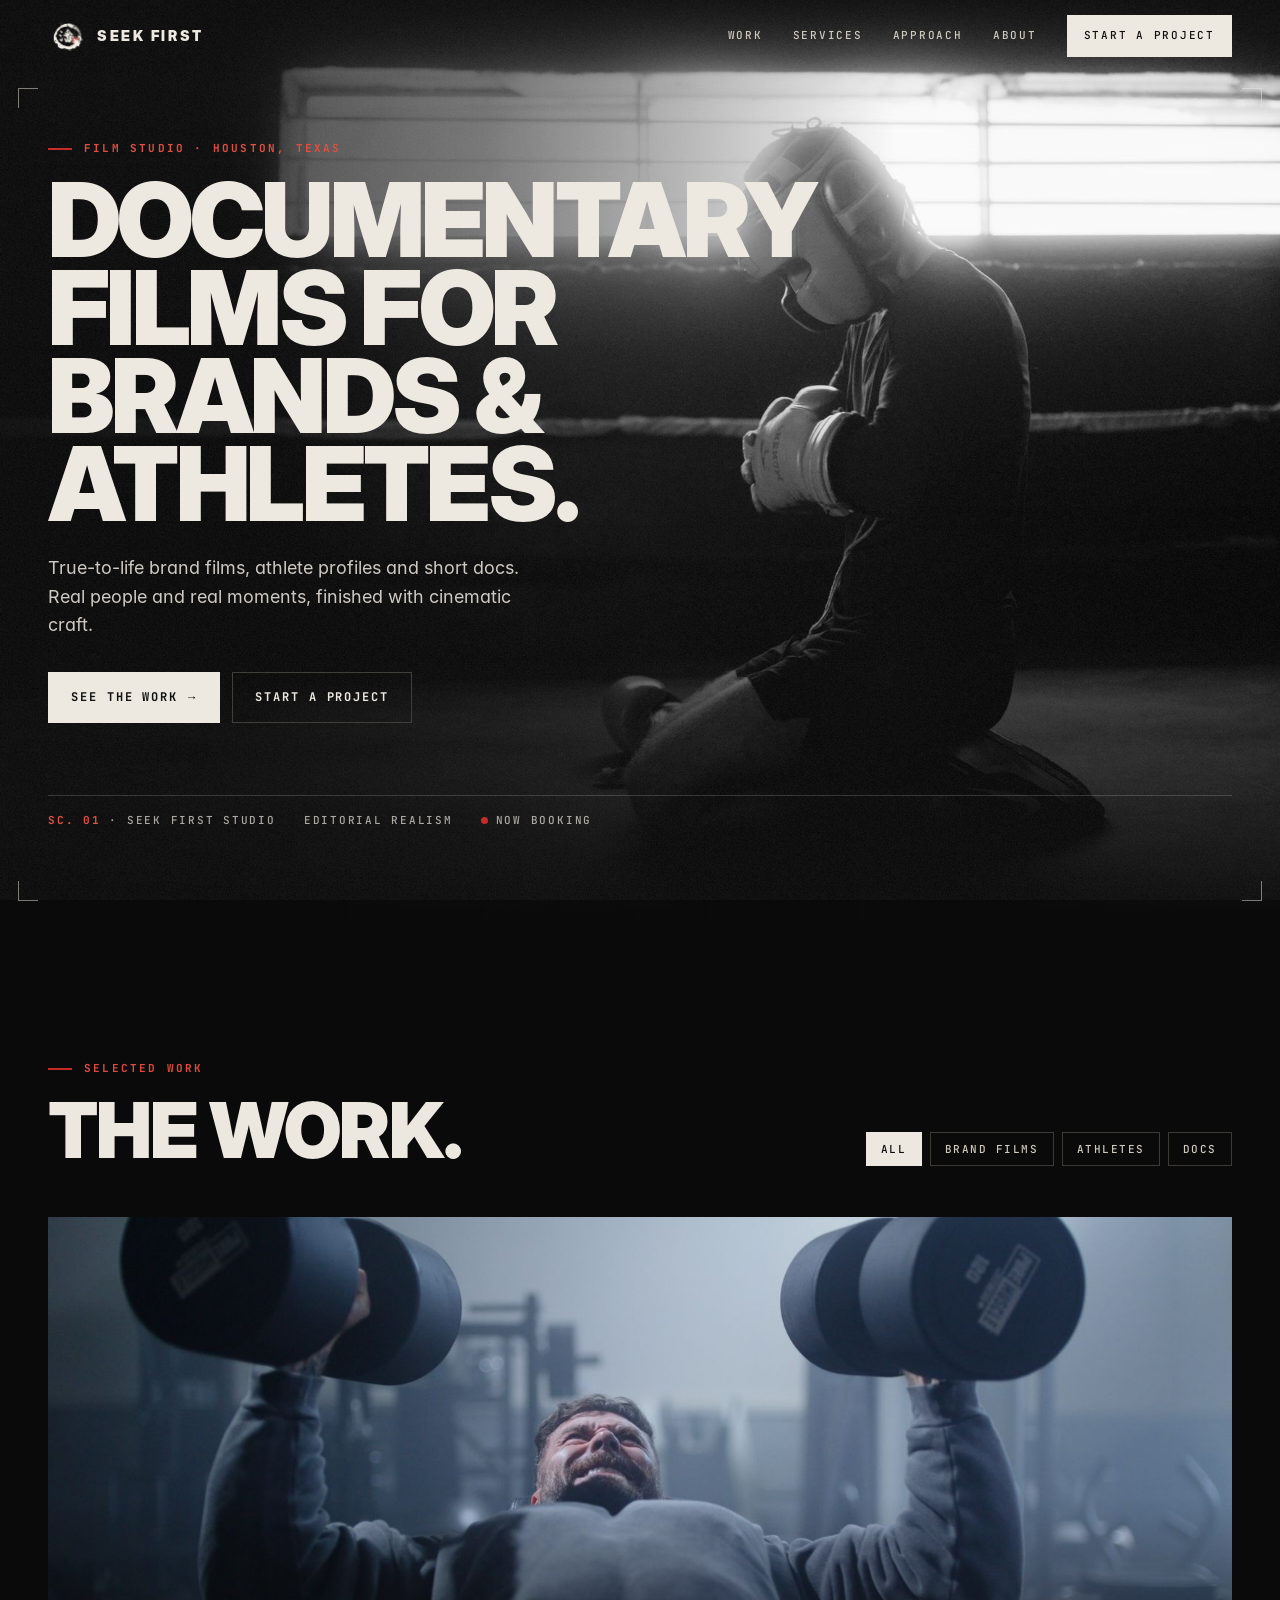
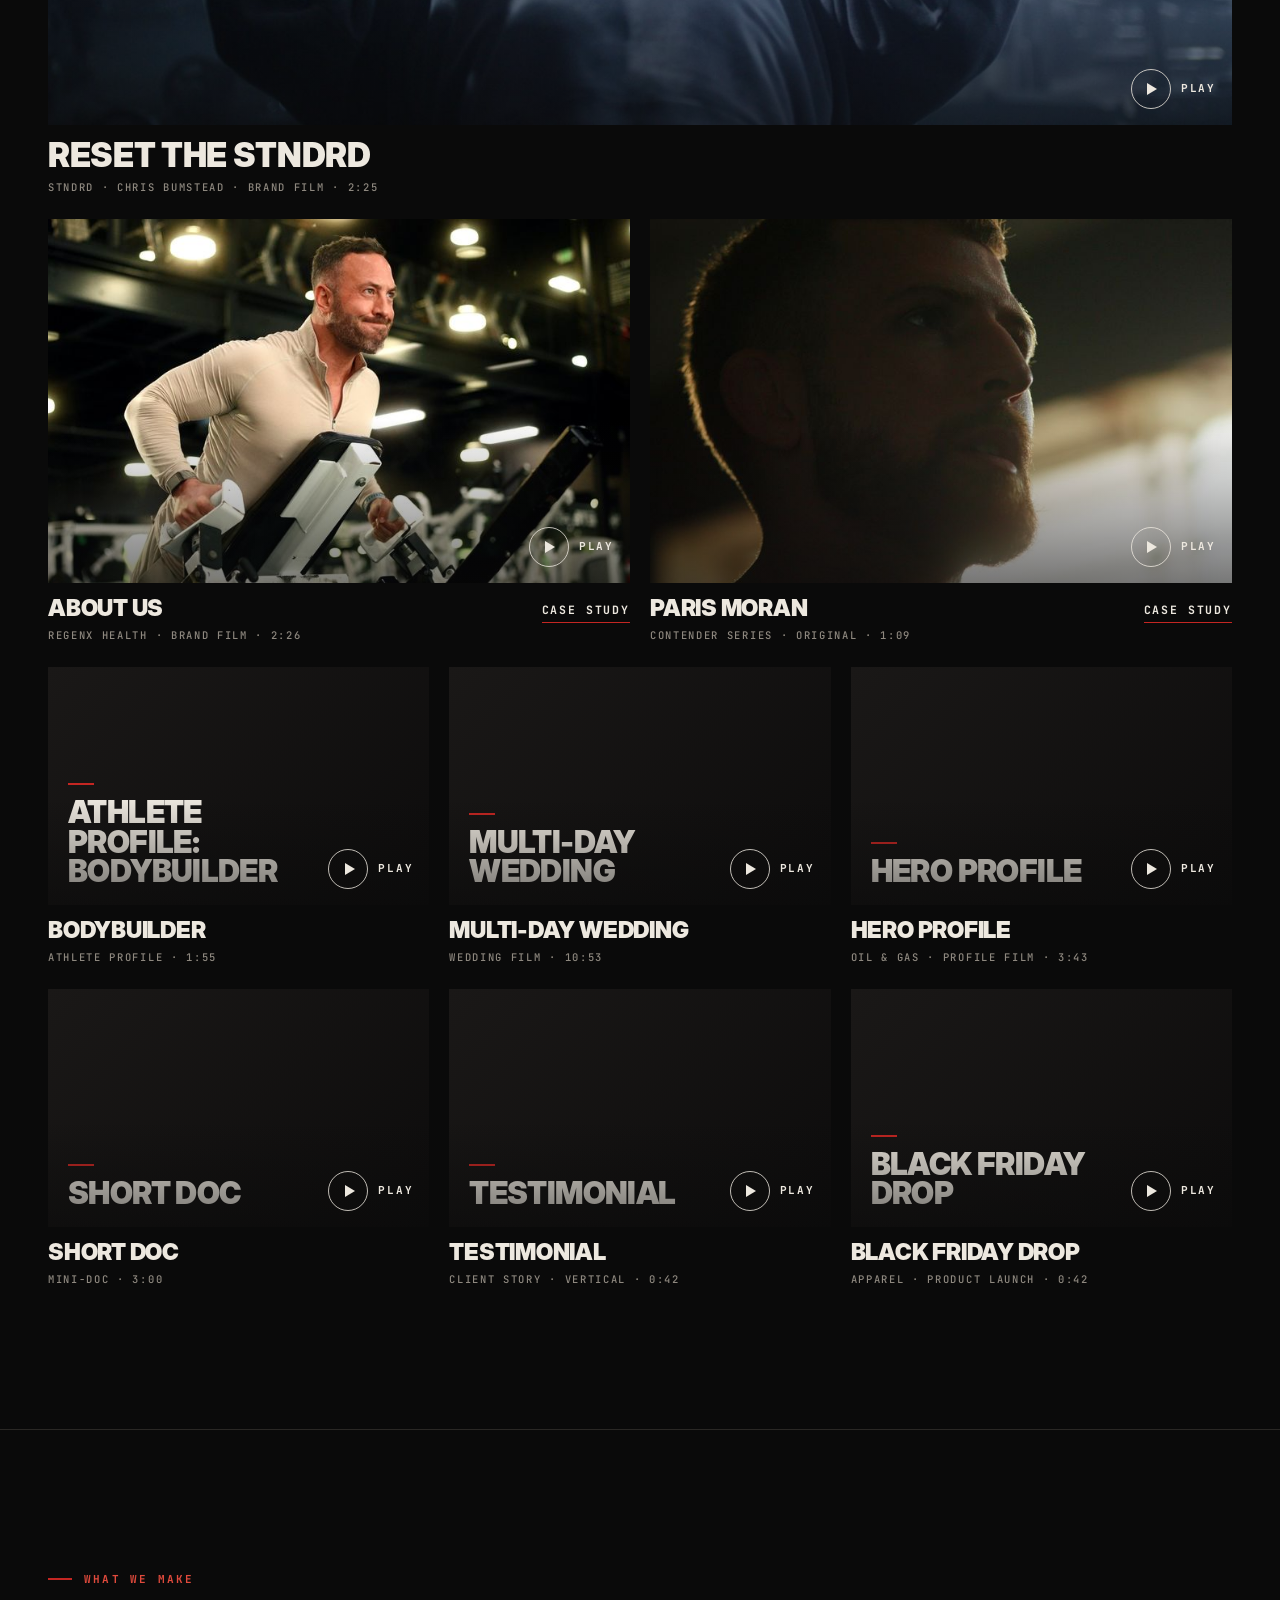
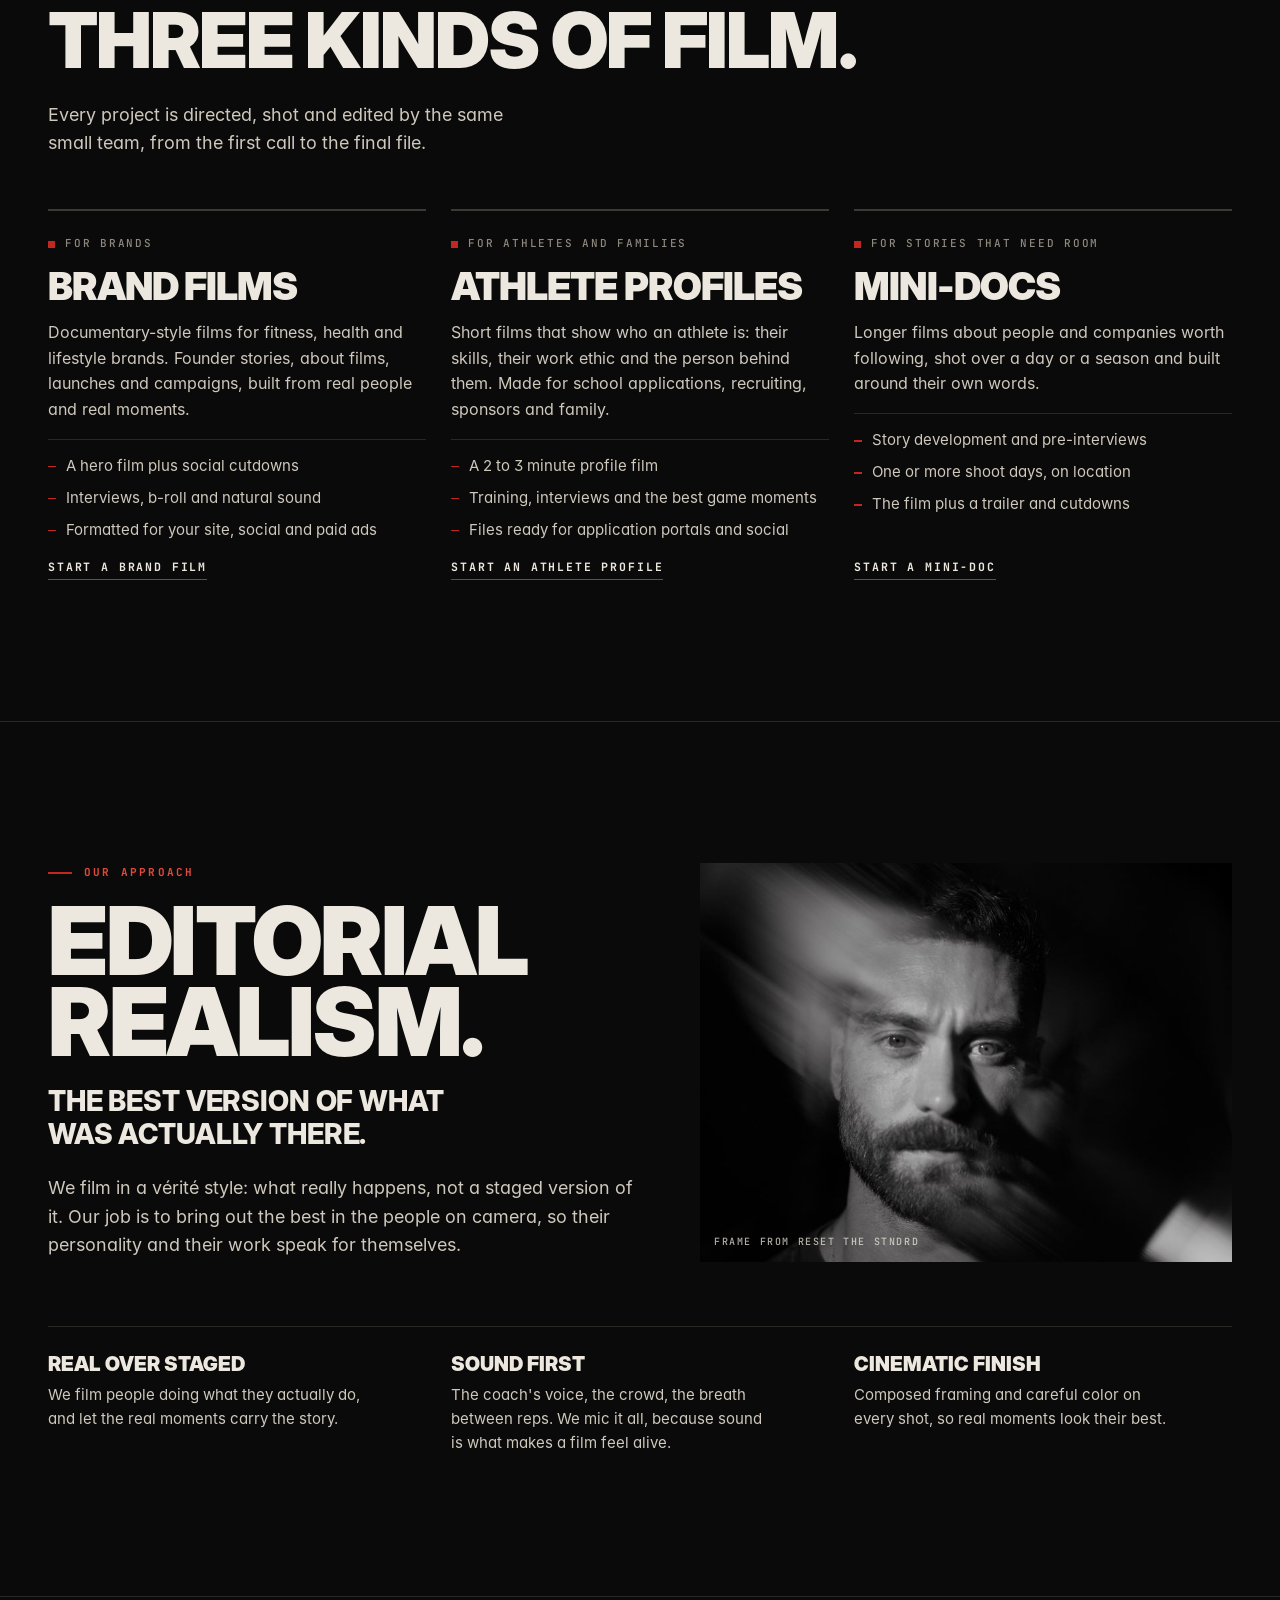
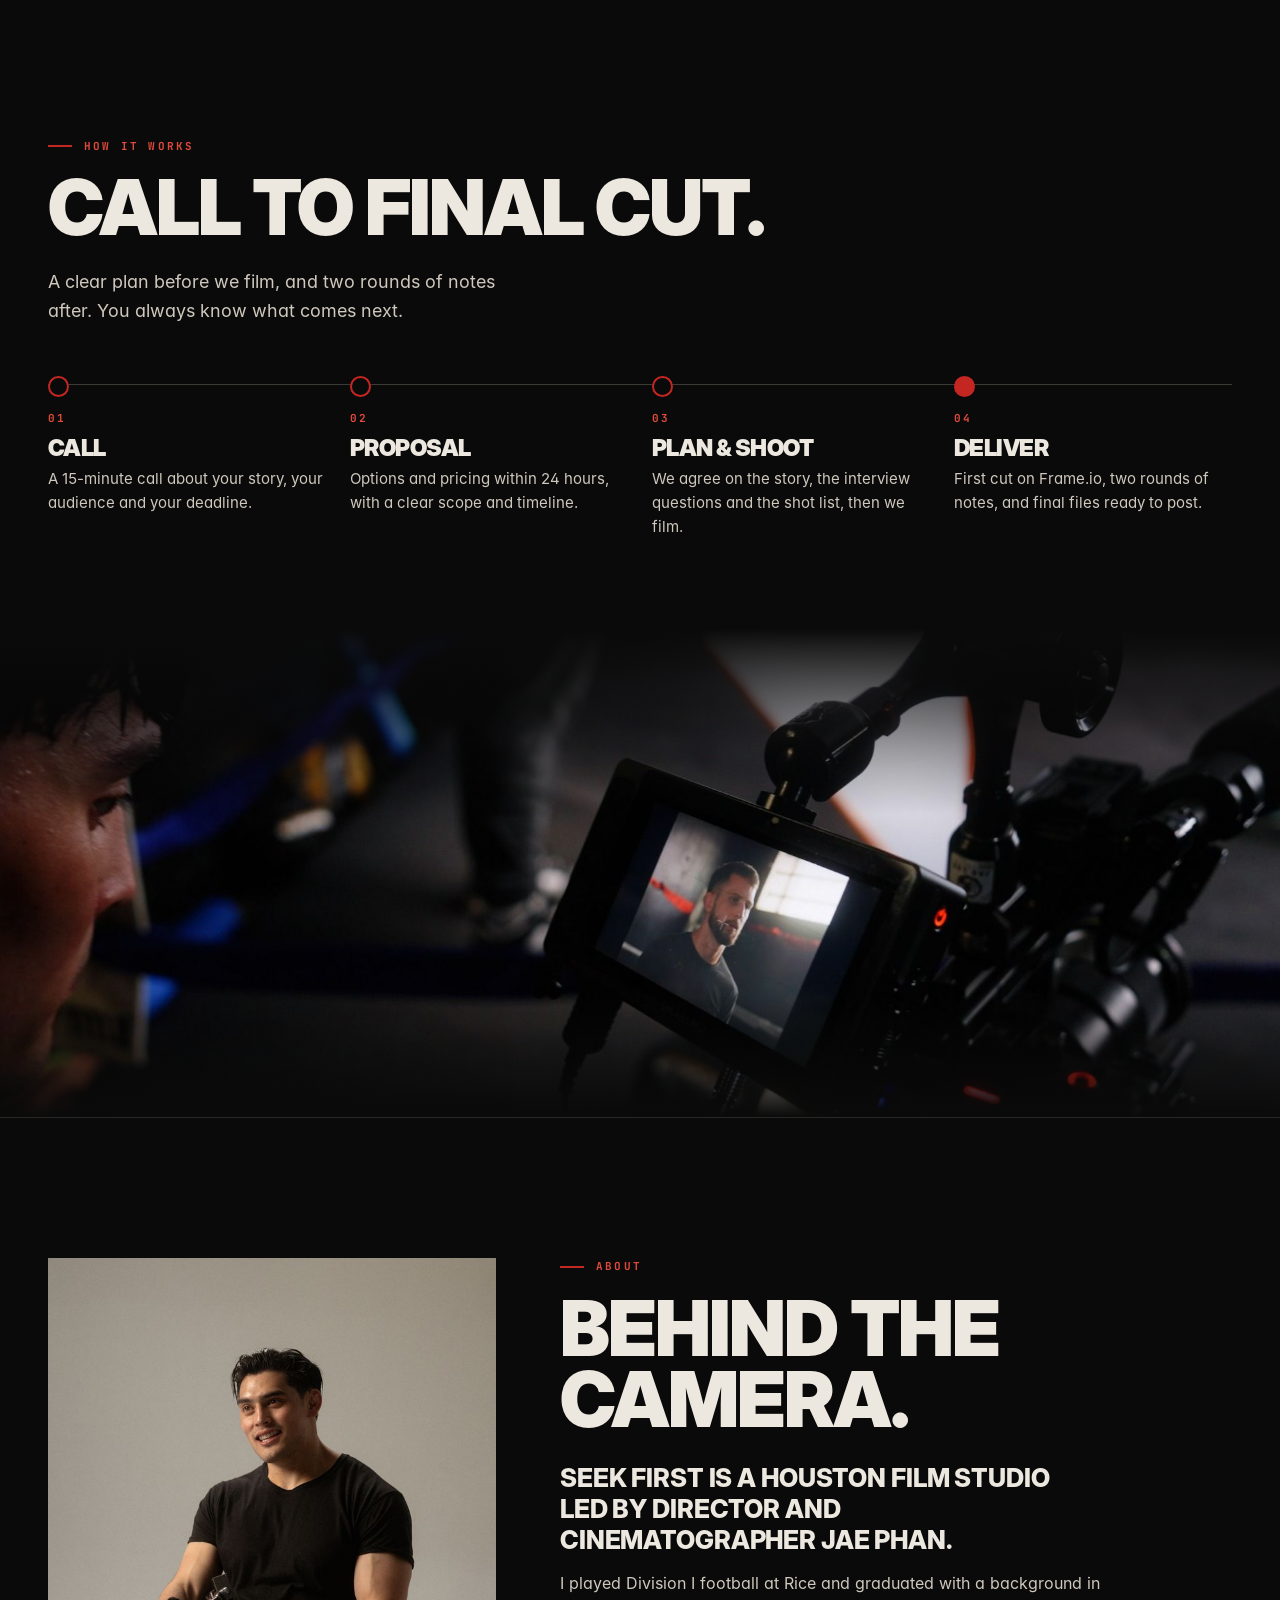
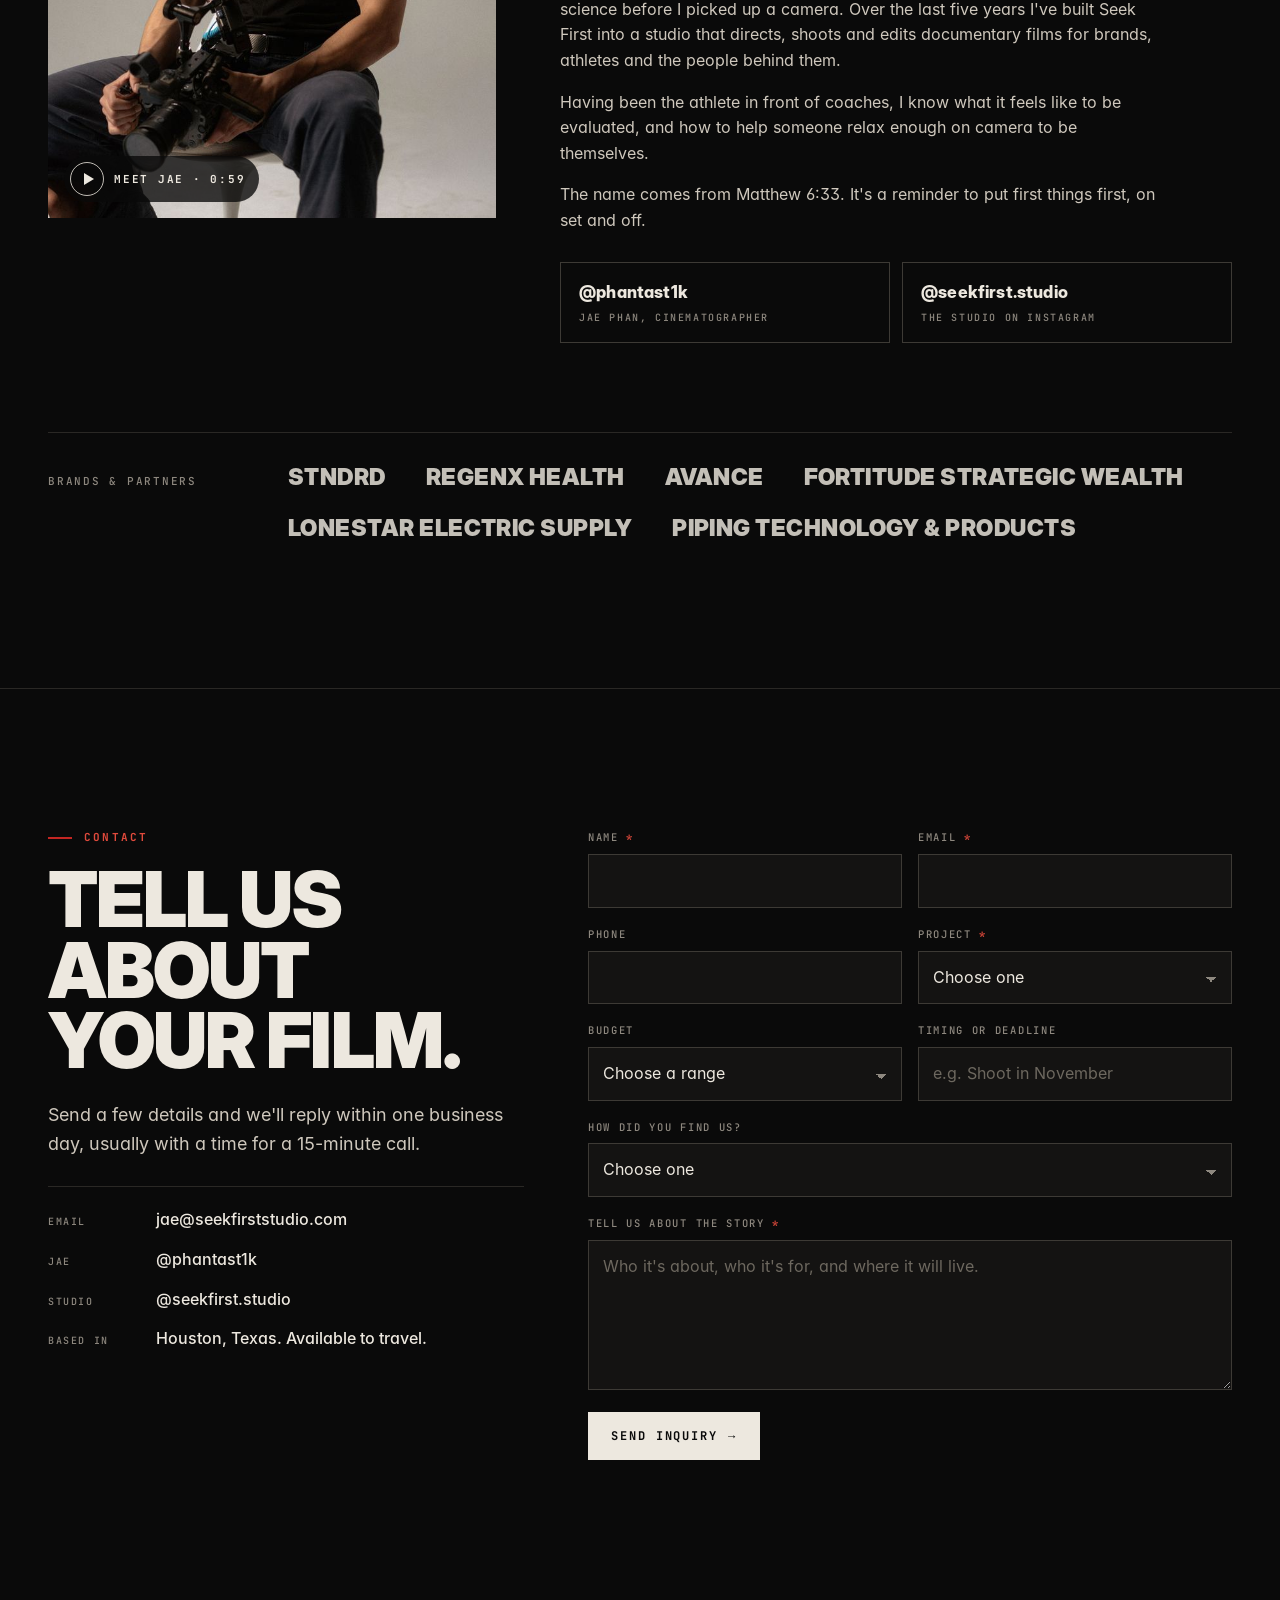
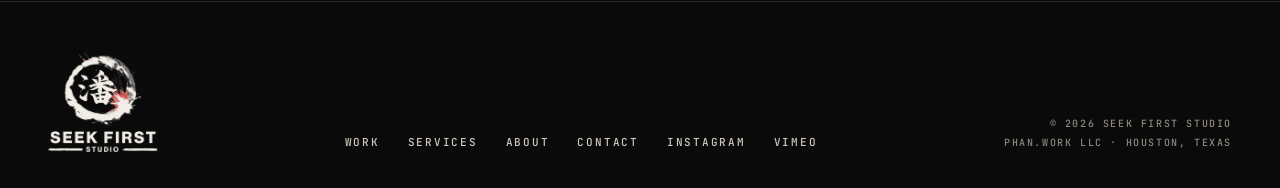
<file: index.html>
<!doctype html>
<html lang="en">
<head>
<meta charset="utf-8">
<meta http-equiv="Content-Security-Policy" content="default-src 'self'; script-src 'self'; style-src 'self' 'unsafe-inline' https://use.typekit.net https://p.typekit.net; font-src 'self' https://use.typekit.net; img-src 'self' data: https://i.vimeocdn.com https://p.typekit.net; frame-src https://player.vimeo.com; connect-src https://script.google.com https://script.googleusercontent.com; form-action 'self'; base-uri 'self'; object-src 'none'">
<meta name="viewport" content="width=device-width, initial-scale=1, viewport-fit=cover">
<title>Seek First Studio | Documentary Brand Films &amp; Athlete Profiles, Houston</title>
<meta name="description" content="Seek First is a Houston film studio making documentary-style brand films, athlete profile films and short docs. Directed and shot by Jae Phan.">
<link rel="canonical" href="https://seekfirststudio.com/">
<meta name="theme-color" content="#0A0A0A">
<meta property="og:type" content="website">
<meta property="og:site_name" content="Seek First Studio">
<meta property="og:title" content="Seek First Studio | Documentary films for brands &amp; athletes">
<meta property="og:description" content="True-to-life brand films, athlete profiles and short docs from Houston.">
<meta property="og:url" content="https://seekfirststudio.com/">
<meta property="og:image" content="https://seekfirststudio.com/assets/img/og.jpg">
<meta name="twitter:card" content="summary_large_image">
<link rel="icon" href="favicon.ico" sizes="any">
<link rel="icon" type="image/png" sizes="32x32" href="assets/img/favicon-32.png">
<link rel="apple-touch-icon" href="assets/img/apple-touch-icon.png">
<link rel="preload" href="assets/fonts/InterDisplay-Black.woff2" as="font" type="font/woff2" crossorigin>
<link rel="preload" href="assets/fonts/Inter-Regular.woff2" as="font" type="font/woff2" crossorigin>
<!-- To use Neue Haas Grotesk Display: create a web project in Adobe Fonts and paste its link here, e.g.
<link rel="stylesheet" href="https://use.typekit.net/XXXXXXX.css"> -->
<link rel="stylesheet" href="assets/site.css">
<script type="application/ld+json">
{"@context":"https://schema.org","@type":"ProfessionalService","name":"Seek First Studio","url":"https://seekfirststudio.com/",
"email":"jae@seekfirststudio.com","image":"https://seekfirststudio.com/assets/img/og.jpg",
"description":"Houston film studio making documentary-style brand films, athlete profile films and short docs.",
"address":{"@type":"PostalAddress","addressLocality":"Houston","addressRegion":"TX","addressCountry":"US"},
"areaServed":"Houston, Texas and travel","founder":{"@type":"Person","name":"Jae Phan","jobTitle":"Director and cinematographer"},
"sameAs":["https://www.instagram.com/seekfirst.studio/","https://www.instagram.com/phantast1k/","https://vimeo.com/showcase/12080704"]}
</script>
</head>
<body>
<a class="skip" href="#work">Skip to the work</a>

<header class="nav">
  <div class="wrap nav-in">
    <a class="brand" href="index.html" aria-label="Seek First Studio home"><img src="assets/img/mark-white.png" alt="" width="40" height="30">SEEK FIRST</a>
    <button class="menu-btn" type="button" aria-expanded="false" aria-controls="nav-links">Menu</button>
    <nav class="nav-links" id="nav-links" data-open="true" aria-label="Main">
      <a href="#work">Work</a>
      <a href="#services">Services</a>
      <a href="#approach">Approach</a>
      <a href="#about">About</a>
      <a class="btn" href="#contact">Start a project</a>
    </nav>
  </div>
</header>

<main>
<!-- HERO -->
<section class="hero" aria-label="Seek First Studio">
  <div class="hero-img"><img src="assets/img/hero-2400.jpg" srcset="assets/img/hero-1200.jpg 1200w, assets/img/hero-2400.jpg 2400w" sizes="100vw" alt="A fighter kneels in a boxing ring, lit by a window behind him" fetchpriority="high"></div>
  <div class="marks" aria-hidden="true"><i class="tl"></i><i class="tr"></i><i class="bl"></i><i class="br"></i></div>
  <div class="wrap hero-copy">
    <div class="kick">Film studio · Houston, Texas</div>
    <h1>Documentary films for brands &amp; athletes.</h1>
    <p class="lede">True-to-life brand films, athlete profiles and short docs. Real people and real moments, finished with cinematic craft.</p>
    <div class="btns">
      <a class="btn" href="#work">See the work <span class="arr" aria-hidden="true">&rarr;</span></a>
      <a class="btn line" href="#contact">Start a project</a>
    </div>
    <div class="slate mono" aria-hidden="true">
      <span><b>SC. 01</b> · Seek First Studio</span>
      <span>Editorial Realism</span>
      <span class="rec">Now booking</span>
    </div>
  </div>
</section>

<!-- WORK -->
<section class="section" id="work" aria-labelledby="work-h">
  <div class="wrap">
    <div class="head">
      <div>
        <div class="kick">Selected work</div>
        <h2 class="h2" id="work-h">The work.</h2>
      </div>
      <div class="filters" role="group" aria-label="Filter the work">
        <button class="chip" type="button" data-filter="all" aria-pressed="true">All</button>
        <button class="chip" type="button" data-filter="brand" aria-pressed="false">Brand films</button>
        <button class="chip" type="button" data-filter="athlete" aria-pressed="false">Athletes</button>
        <button class="chip" type="button" data-filter="doc" aria-pressed="false">Docs</button>
      </div>
    </div>

    <div class="grid">
      <article class="card f1" data-tags="brand athlete">
        <a class="thumb" href="https://vimeo.com/1211133929" target="_blank" rel="noopener" data-vimeo="1211133929" data-ratio="4/3" data-title="Reset the STNDRD">
          <div class="poster"><span>Reset the STNDRD</span></div>
          <img src="assets/img/work-stndrd-1600.jpg" srcset="assets/img/work-stndrd-800.jpg 800w, assets/img/work-stndrd-1600.jpg 1600w" sizes="(max-width:640px) 100vw, 1320px" alt="An athlete presses dumbbells in a dark gym" loading="lazy">
          <span class="play"><i></i>Play</span>
        </a>
        <div class="meta"><div><h3>Reset the STNDRD</h3><p class="mono">STNDRD · Chris Bumstead · Brand film · 2:25</p></div></div>
      </article>

      <article class="card f2" data-tags="brand">
        <a class="thumb" href="https://vimeo.com/1189234573" target="_blank" rel="noopener" data-vimeo="1189234573" data-ratio="16/9" data-title="REGENX Health: About Us" data-case="work/regenx-health.html">
          <div class="poster"><span>REGENX Health</span></div>
          <img src="assets/img/work-regenx-1600.jpg" srcset="assets/img/work-regenx-800.jpg 800w, assets/img/work-regenx-1600.jpg 1600w" sizes="(max-width:640px) 100vw, 660px" alt="An athlete trains on a machine in a gym" loading="lazy">
          <span class="play"><i></i>Play</span>
        </a>
        <div class="meta"><div><h3>About Us</h3><p class="mono">REGENX Health · Brand film · 2:26</p></div><a class="textlink cs" href="work/regenx-health.html">Case study</a></div>
      </article>

      <article class="card f3" data-tags="athlete doc">
        <a class="thumb" href="https://vimeo.com/1235224472" target="_blank" rel="noopener" data-vimeo="1235224472" data-ratio="4/3" data-title="Paris Moran: Contender Series" data-case="work/paris-moran.html">
          <div class="poster"><span>Paris Moran</span></div>
          <img src="assets/img/work-paris-1600.jpg" srcset="assets/img/work-paris-800.jpg 800w, assets/img/work-paris-1600.jpg 1600w" sizes="(max-width:640px) 100vw, 660px" alt="Close profile of a fighter in warm light" loading="lazy">
          <span class="play"><i></i>Play</span>
        </a>
        <div class="meta"><div><h3>Paris Moran</h3><p class="mono">Contender Series · Original · 1:09</p></div><a class="textlink cs" href="work/paris-moran.html">Case study</a></div>
      </article>

      <article class="card" data-tags="athlete">
        <a class="thumb" href="https://vimeo.com/1235221644" target="_blank" rel="noopener" data-vimeo="1235221644" data-ratio="16/9" data-title="Athlete Profile: Bodybuilder">
          <div class="poster"><span>Athlete Profile: Bodybuilder</span></div>
          <img src="https://i.vimeocdn.com/video/2211414200-941779ddacaa567f0482037d2b43529a4dbff5e8006131d9e93ab2e52ecc198f-d_1280?region=us" alt="Still from Athlete Profile: Bodybuilder" loading="lazy" data-fallback>
          <span class="play"><i></i>Play</span>
        </a>
        <div class="meta"><div><h3>Bodybuilder</h3><p class="mono">Athlete profile · 1:55</p></div></div>
      </article>

      <article class="card" data-tags="doc">
        <a class="thumb" href="https://vimeo.com/1146400101" target="_blank" rel="noopener" data-vimeo="1146400101" data-ratio="16/9" data-title="Multi-day Wedding">
          <div class="poster"><span>Multi-day Wedding</span></div>
          <img src="https://i.vimeocdn.com/video/2095818353-e2ee1b2804197cb990d88efec43c9b1d5e7e3e3ca593d230a370881e4b4650f4-d_1280?region=us" alt="Still from Multi-day Wedding" loading="lazy" data-fallback>
          <span class="play"><i></i>Play</span>
        </a>
        <div class="meta"><div><h3>Multi-day Wedding</h3><p class="mono">Wedding film · 10:53</p></div></div>
      </article>

      <article class="card" data-tags="brand doc">
        <a class="thumb" href="https://vimeo.com/1158897838" target="_blank" rel="noopener" data-vimeo="1158897838" data-ratio="16/9" data-title="Oil &amp; Gas Hero Profile">
          <div class="poster"><span>Hero Profile</span></div>
          <img src="https://i.vimeocdn.com/video/2113104384-4519451fe4529b38a5e15c1fcec3c364679c1e27b7e7cad9a3f5e828e86fcd59-d_1280?region=us" alt="Still from Oil and Gas Hero Profile" loading="lazy" data-fallback>
          <span class="play"><i></i>Play</span>
        </a>
        <div class="meta"><div><h3>Hero Profile</h3><p class="mono">Oil &amp; gas · Profile film · 3:43</p></div></div>
      </article>

      <article class="card" data-tags="doc">
        <a class="thumb" href="https://vimeo.com/1158898154" target="_blank" rel="noopener" data-vimeo="1158898154" data-ratio="16/9" data-title="Short Doc">
          <div class="poster"><span>Short Doc</span></div>
          <img src="https://i.vimeocdn.com/video/2113106283-70740daf2c6da4ba78ebb3f83a2f2c5ea77c8d42a8552e9be7075f4f04dda529-d_1280?region=us" alt="Still from Short Doc" loading="lazy" data-fallback>
          <span class="play"><i></i>Play</span>
        </a>
        <div class="meta"><div><h3>Short Doc</h3><p class="mono">Mini-doc · 3:00</p></div></div>
      </article>

      <article class="card" data-tags="brand">
        <a class="thumb" href="https://vimeo.com/1192429354" target="_blank" rel="noopener" data-vimeo="1192429354" data-ratio="3/4" data-title="Testimonial">
          <div class="poster"><span>Testimonial</span></div>
          <img src="https://i.vimeocdn.com/video/2157682961-4a7430c313a6c11fd6685a8011334780ab8ecd5f6c1df79a4f07a583b17987ea-d_1280?region=us" alt="Still from Testimonial" loading="lazy" data-fallback>
          <span class="play"><i></i>Play</span>
        </a>
        <div class="meta"><div><h3>Testimonial</h3><p class="mono">Client story · Vertical · 0:42</p></div></div>
      </article>

      <article class="card" data-tags="brand">
        <a class="thumb" href="https://vimeo.com/1158897683" target="_blank" rel="noopener" data-vimeo="1158897683" data-ratio="16/9" data-title="Apparel Black Friday Drop">
          <div class="poster"><span>Black Friday Drop</span></div>
          <img src="https://i.vimeocdn.com/video/2113105991-c9d8a4fab99a6b4bb7af58e841a97961a986c873725feea52db02055175df613-d_1280?region=us" alt="Still from Apparel Black Friday Drop" loading="lazy" data-fallback>
          <span class="play"><i></i>Play</span>
        </a>
        <div class="meta"><div><h3>Black Friday Drop</h3><p class="mono">Apparel · Product launch · 0:42</p></div></div>
      </article>
    </div>
  </div>
</section>

<!-- SERVICES -->
<section class="section services" id="services" aria-labelledby="svc-h">
  <div class="wrap">
    <div class="head">
      <div>
        <div class="kick">What we make</div>
        <h2 class="h2" id="svc-h">Three kinds of film.</h2>
      </div>
      <p class="lede">Every project is directed, shot and edited by the same small team, from the first call to the final file.</p>
    </div>
    <div class="svc">
      <article>
        <span class="tag mono">For brands</span>
        <h3>Brand films</h3>
        <p>Documentary-style films for fitness, health and lifestyle brands. Founder stories, about films, launches and campaigns, built from real people and real moments.</p>
        <ul>
          <li>A hero film plus social cutdowns</li>
          <li>Interviews, b-roll and natural sound</li>
          <li>Formatted for your site, social and paid ads</li>
        </ul>
        <a class="textlink" href="#contact" data-type="Brand film">Start a brand film</a>
      </article>
      <article>
        <span class="tag mono">For athletes and families</span>
        <h3>Athlete profiles</h3>
        <p>Short films that show who an athlete is: their skills, their work ethic and the person behind them. Made for school applications, recruiting, sponsors and family.</p>
        <ul>
          <li>A 2 to 3 minute profile film</li>
          <li>Training, interviews and the best game moments</li>
          <li>Files ready for application portals and social</li>
        </ul>
        <a class="textlink" href="#contact" data-type="Athlete profile">Start an athlete profile</a>
      </article>
      <article>
        <span class="tag mono">For stories that need room</span>
        <h3>Mini-docs</h3>
        <p>Longer films about people and companies worth following, shot over a day or a season and built around their own words.</p>
        <ul>
          <li>Story development and pre-interviews</li>
          <li>One or more shoot days, on location</li>
          <li>The film plus a trailer and cutdowns</li>
        </ul>
        <a class="textlink" href="#contact" data-type="Mini-doc">Start a mini-doc</a>
      </article>
    </div>
  </div>
</section>

<!-- APPROACH -->
<section class="section approach" id="approach" aria-labelledby="ap-h">
  <div class="wrap">
    <div class="ap-grid">
      <div>
        <div class="kick">Our approach</div>
        <h2 id="ap-h">Editorial Realism.</h2>
        <p class="quote">The best version of what was actually there.</p>
        <p class="lede">We film in a vérité style: what really happens, not a staged version of it. Our job is to bring out the best in the people on camera, so their personality and their work speak for themselves.</p>
      </div>
      <div class="ap-img">
        <img src="assets/img/approach-1600.jpg" srcset="assets/img/approach-800.jpg 800w, assets/img/approach-1600.jpg 1600w" sizes="(max-width:860px) 100vw, 620px" alt="Black and white close-up of an athlete's face mid-motion" loading="lazy">
        <span class="mono">Frame from Reset the STNDRD</span>
      </div>
    </div>
    <div class="principles">
      <div><h3>Real over staged</h3><p>We film people doing what they actually do, and let the real moments carry the story.</p></div>
      <div><h3>Sound first</h3><p>The coach's voice, the crowd, the breath between reps. We mic it all, because sound is what makes a film feel alive.</p></div>
      <div><h3>Cinematic finish</h3><p>Composed framing and careful color on every shot, so real moments look their best.</p></div>
    </div>
  </div>
</section>

<!-- PROCESS -->
<section class="section process" id="process" aria-labelledby="pr-h">
  <div class="wrap">
    <div class="head">
      <div>
        <div class="kick">How it works</div>
        <h2 class="h2" id="pr-h">Call to final cut.</h2>
      </div>
      <p class="lede">A clear plan before we film, and two rounds of notes after. You always know what comes next.</p>
    </div>
    <ol class="steps">
      <li><span class="n mono">01</span><h3>Call</h3><p>A 15-minute call about your story, your audience and your deadline.</p></li>
      <li><span class="n mono">02</span><h3>Proposal</h3><p>Options and pricing within 24 hours, with a clear scope and timeline.</p></li>
      <li><span class="n mono">03</span><h3>Plan &amp; shoot</h3><p>We agree on the story, the interview questions and the shot list, then we film.</p></li>
      <li><span class="n mono">04</span><h3>Deliver</h3><p>First cut on Frame.io, two rounds of notes, and final files ready to post.</p></li>
    </ol>
  </div>
  <div class="band"><img src="assets/img/process-1876.jpg" srcset="assets/img/process-940.jpg 940w, assets/img/process-1876.jpg 1876w" sizes="100vw" alt="A director checks a fighter's frame on the camera monitor" loading="lazy"></div>
</section>

<!-- ABOUT -->
<section class="section about" id="about" aria-labelledby="ab-h">
  <div class="wrap">
    <div class="ab-grid">
      <div class="ab-img">
        <img src="assets/img/about-jae-1400.jpg" srcset="assets/img/about-jae-700.jpg 700w, assets/img/about-jae-1400.jpg 1400w" sizes="(max-width:860px) 100vw, 500px" alt="Jae Phan holding a cinema camera" loading="lazy">
        <a class="play" href="https://vimeo.com/1235225317" target="_blank" rel="noopener" data-vimeo="1235225317" data-ratio="4/5" data-title="About Jae Phan"><i></i>Meet Jae · 0:59</a>
      </div>
      <div class="ab-copy">
        <div class="kick">About</div>
        <h2 class="h2" id="ab-h">Behind the camera.</h2>
        <p class="big">Seek First is a Houston film studio led by director and cinematographer Jae Phan.</p>
        <p>I played Division I football at Rice and graduated with a background in science before I picked up a camera. Over the last five years I've built Seek First into a studio that directs, shoots and edits documentary films for brands, athletes and the people behind them.</p>
        <p>Having been the athlete in front of coaches, I know what it feels like to be evaluated, and how to help someone relax enough on camera to be themselves.</p>
        <p>The name comes from Matthew 6:33. It's a reminder to put first things first, on set and off.</p>
        <div class="ig">
          <a href="https://www.instagram.com/phantast1k/" target="_blank" rel="noopener"><strong>@phantast1k</strong><span class="mono">Jae Phan, cinematographer</span></a>
          <a href="https://www.instagram.com/seekfirst.studio/" target="_blank" rel="noopener"><strong>@seekfirst.studio</strong><span class="mono">The studio on Instagram</span></a>
        </div>
      </div>
    </div>
    <div class="brands">
      <span class="mono">Brands &amp; partners</span>
      <ul>
        <li>STNDRD</li>
        <li>REGENX Health</li>
        <li>AVANCE</li>
        <li>Fortitude Strategic Wealth</li>
        <li>LoneStar Electric Supply</li>
        <li>Piping Technology &amp; Products</li>
      </ul>
    </div>
  </div>
</section>

<!-- CONTACT -->
<section class="section contact" id="contact" aria-labelledby="ct-h">
  <div class="wrap ct-grid">
    <div class="ct-info">
      <div class="kick">Contact</div>
      <h2 class="h2" id="ct-h">Tell us about your film.</h2>
      <p class="lede">Send a few details and we'll reply within one business day, usually with a time for a 15-minute call.</p>
      <div class="direct">
        <div><span class="mono">Email</span><a href="mailto:jae@seekfirststudio.com">jae@seekfirststudio.com</a></div>
        <div><span class="mono">Jae</span><a href="https://www.instagram.com/phantast1k/" target="_blank" rel="noopener">@phantast1k</a></div>
        <div><span class="mono">Studio</span><a href="https://www.instagram.com/seekfirst.studio/" target="_blank" rel="noopener">@seekfirst.studio</a></div>
        <div><span class="mono">Based in</span><span class="v">Houston, Texas. Available to travel.</span></div>
      </div>
    </div>

    <form id="inquiry" novalidate>
      <div class="field"><label for="f-name">Name <b>*</b></label><input id="f-name" name="name" type="text" autocomplete="name" required></div>
      <div class="field"><label for="f-email">Email <b>*</b></label><input id="f-email" name="email" type="email" autocomplete="email" required></div>
      <div class="field"><label for="f-phone">Phone</label><input id="f-phone" name="phone" type="tel" autocomplete="tel"></div>
      <div class="field"><label for="f-type">Project <b>*</b></label>
        <select id="f-type" name="type" required>
          <option value="" disabled selected>Choose one</option>
          <option>Brand film</option>
          <option>Athlete profile</option>
          <option>Mini-doc</option>
          <option>Something else</option>
        </select></div>
      <div class="field"><label for="f-budget">Budget</label>
        <select id="f-budget" name="budget">
          <option value="" selected>Choose a range</option>
          <option>Under $3,000</option>
          <option>$3,000 to $6,000</option>
          <option>$6,000 to $12,000</option>
          <option>$12,000 and up</option>
          <option>Not sure yet</option>
        </select></div>
      <div class="field"><label for="f-timing">Timing or deadline</label><input id="f-timing" name="timing" type="text" placeholder="e.g. Shoot in November"></div>
      <div class="field full"><label for="f-source">How did you find us?</label>
        <select id="f-source" name="source">
          <option value="" selected>Choose one</option>
          <option>Instagram</option>
          <option>Google search</option>
          <option>ChatGPT or another AI</option>
          <option>Referral</option>
          <option>Other</option>
        </select></div>
      <div class="field full"><label for="f-msg">Tell us about the story <b>*</b></label><textarea id="f-msg" name="message" required placeholder="Who it's about, who it's for, and where it will live."></textarea></div>
      <div class="hp" aria-hidden="true"><label for="f-hp">Leave this empty</label><input id="f-hp" name="company_website" type="text" tabindex="-1" autocomplete="off"></div>
      <input type="hidden" name="page" value="">
      <div class="form-foot">
        <button class="btn" type="submit">Send inquiry <span class="arr" aria-hidden="true">&rarr;</span></button>
        <p class="status" role="status" aria-live="polite"></p>
      </div>
    </form>
  </div>
</section>
</main>

<footer class="foot">
  <div class="wrap foot-in">
    <img src="assets/img/logo-white.png" alt="Seek First Studio" width="110" height="102">
    <nav aria-label="Footer">
      <a href="#work">Work</a><a href="#services">Services</a><a href="#about">About</a><a href="#contact">Contact</a>
      <a href="https://www.instagram.com/seekfirst.studio/" target="_blank" rel="noopener">Instagram</a>
      <a href="https://vimeo.com/showcase/12080704" target="_blank" rel="noopener">Vimeo</a>
    </nav>
    <p class="legal mono">© <span id="year">2026</span> Seek First Studio<br>phan.work llc · Houston, Texas</p>
  </div>
</footer>

<dialog class="player" id="player" aria-label="Video player">
  <div class="player-in">
    <div class="player-frame"></div>
    <div class="player-bar">
      <h3 class="player-title"></h3>
      <div class="btns">
        <a class="textlink player-cs" href="#" hidden>Read the case study</a>
        <button class="player-close" type="button">Close</button>
      </div>
    </div>
  </div>
</dialog>

<script src="assets/site.js"></script>
</body>
</html>
</file>
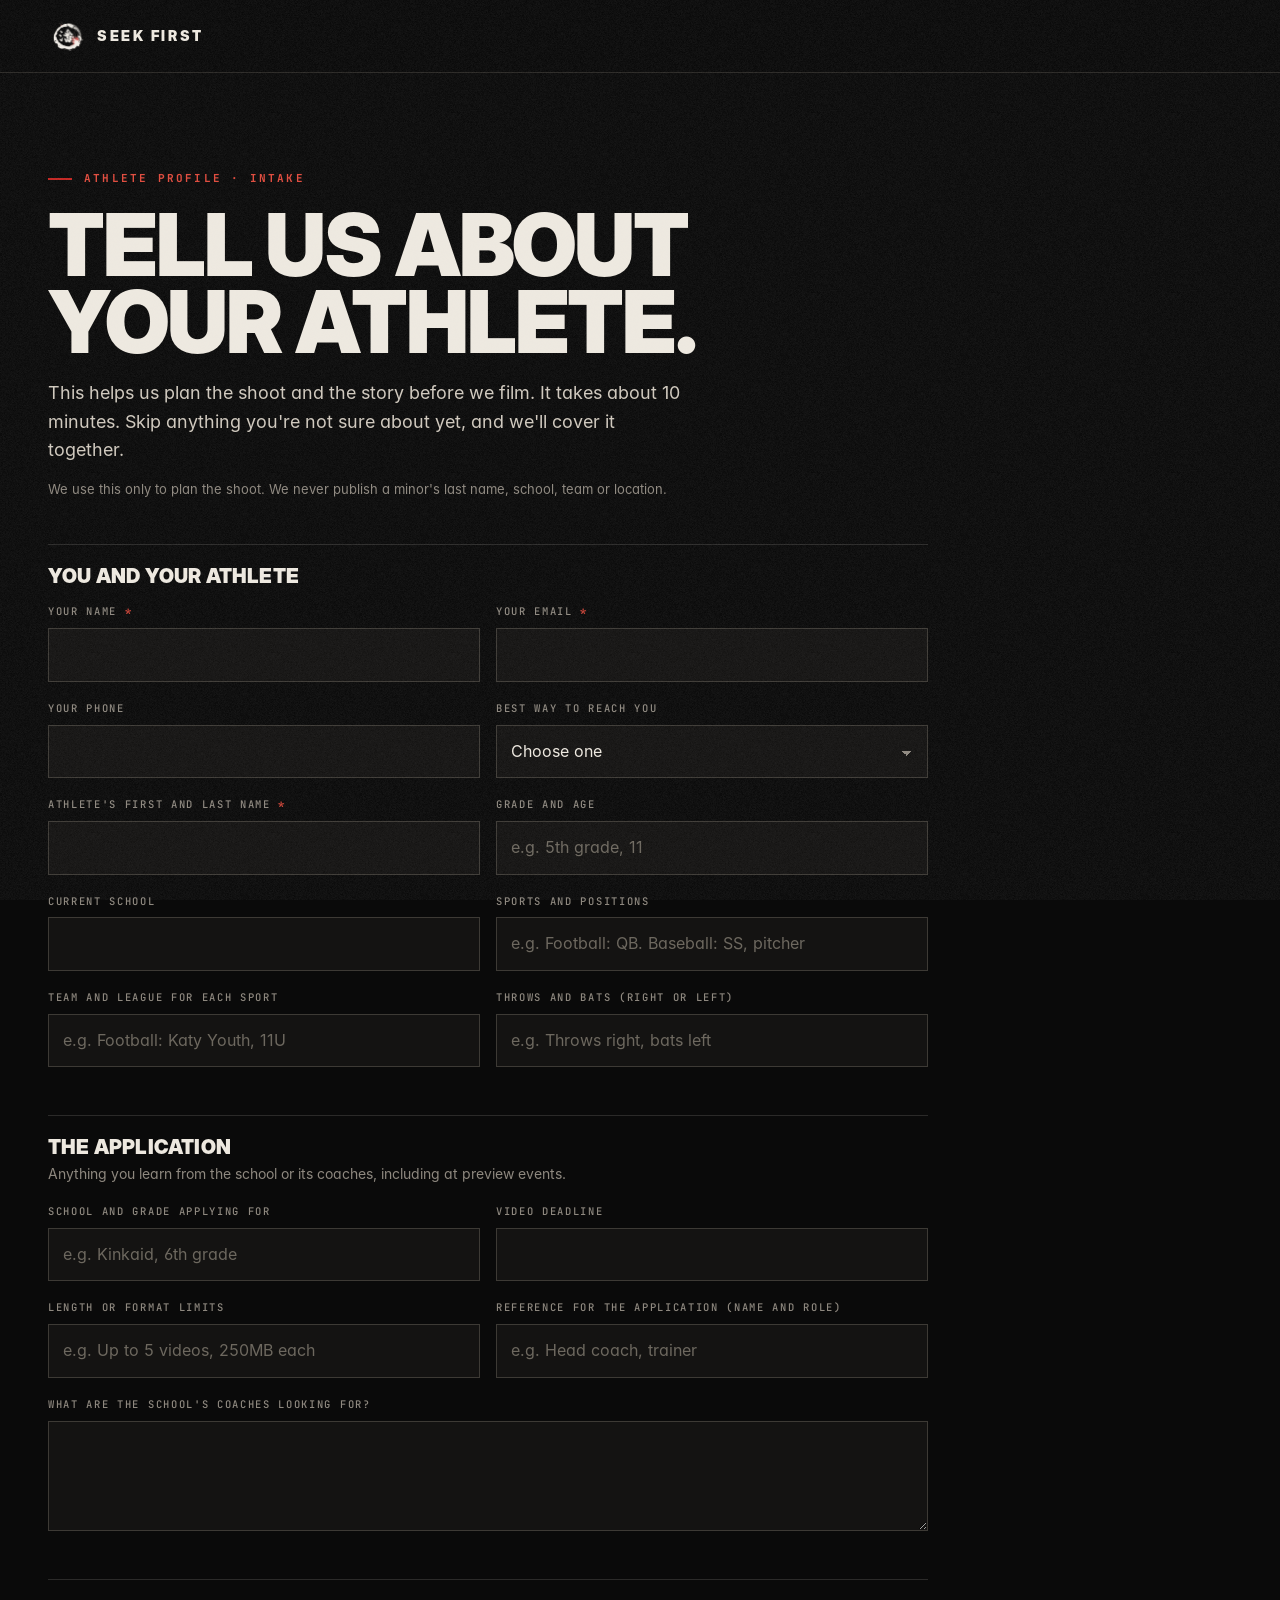
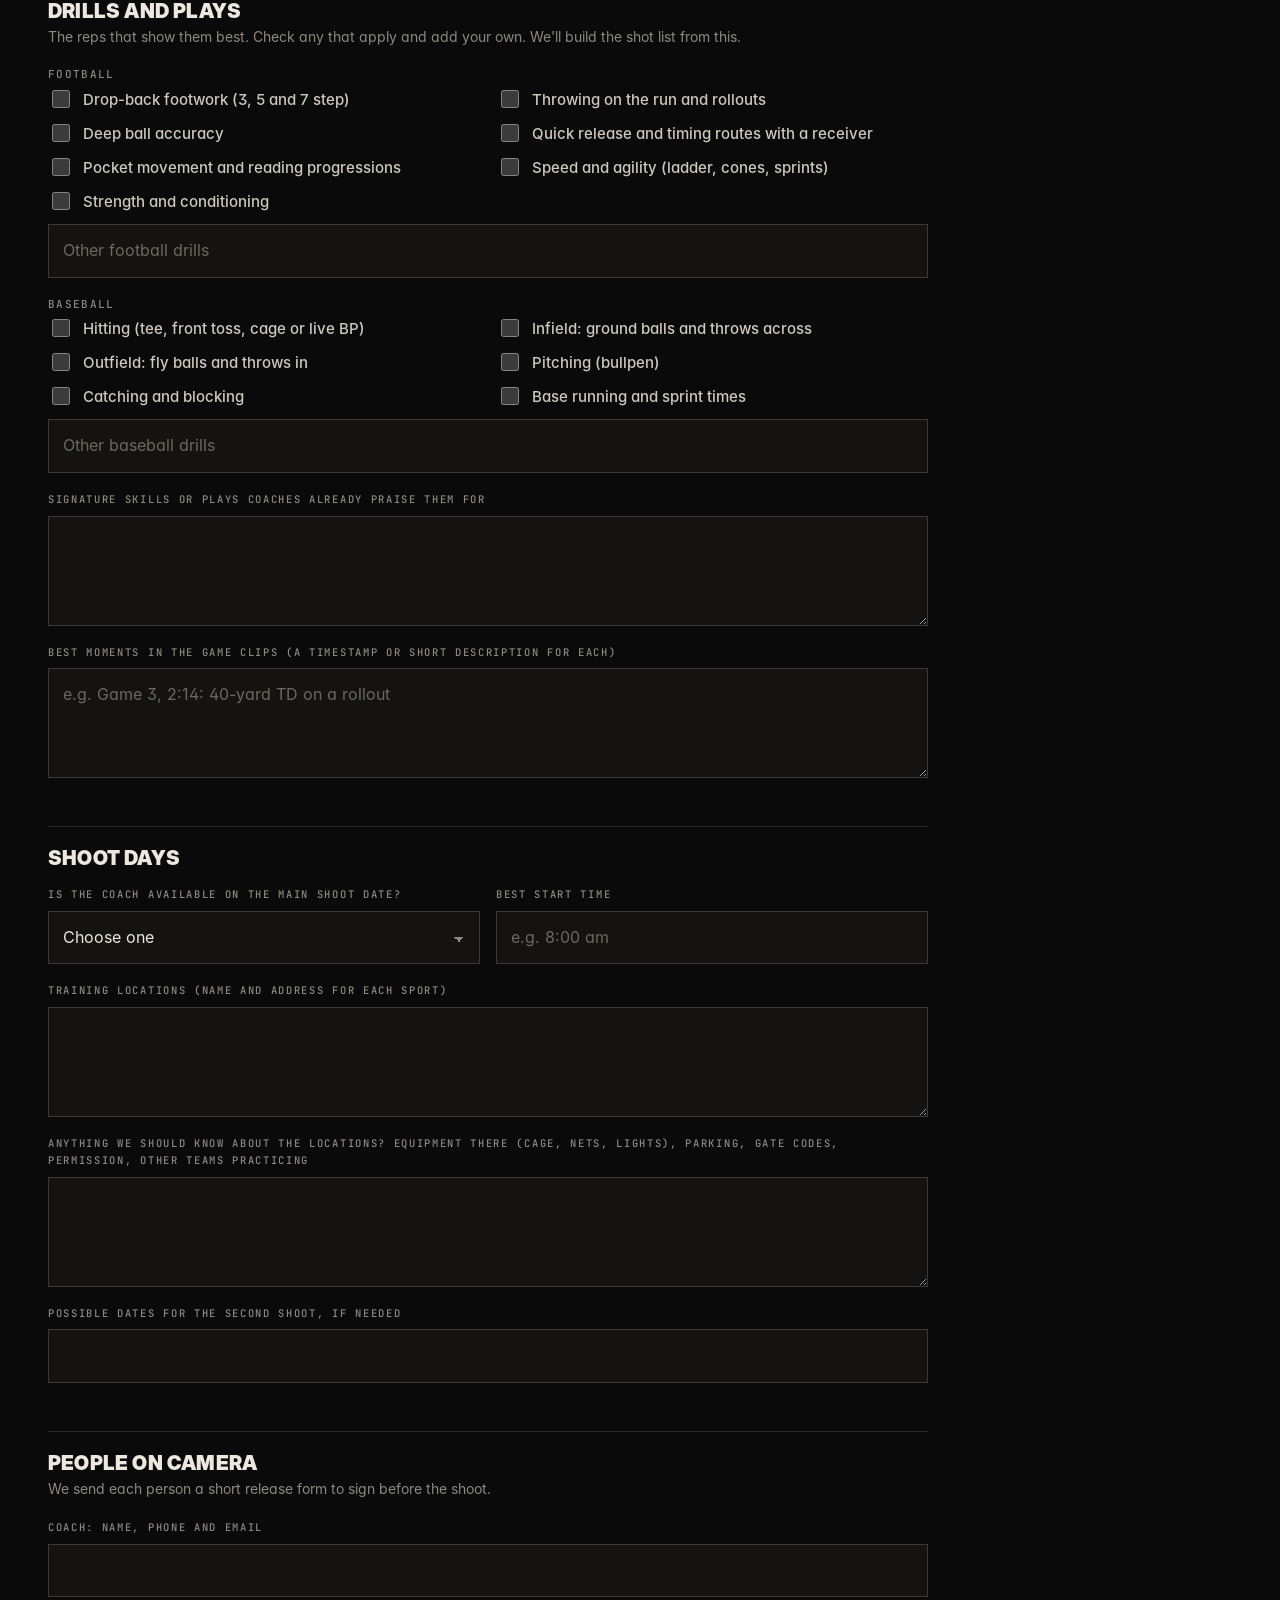
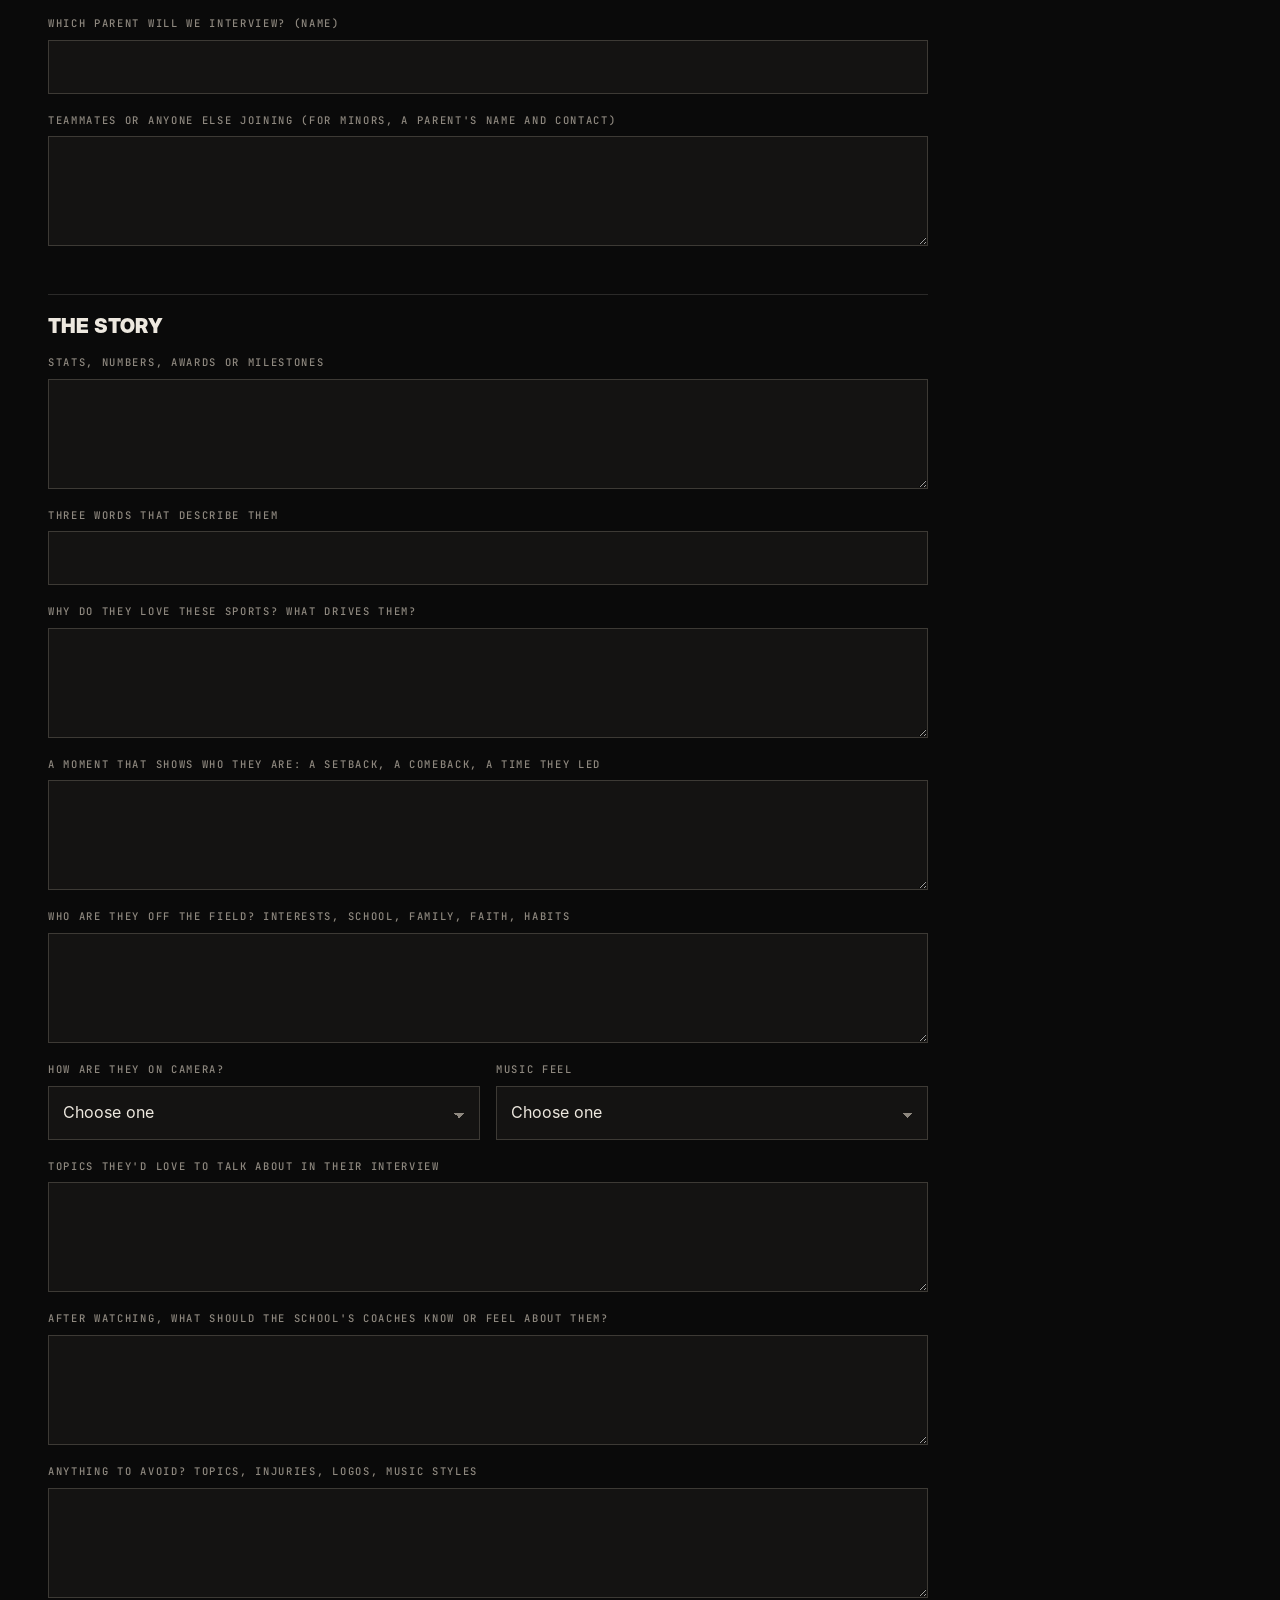
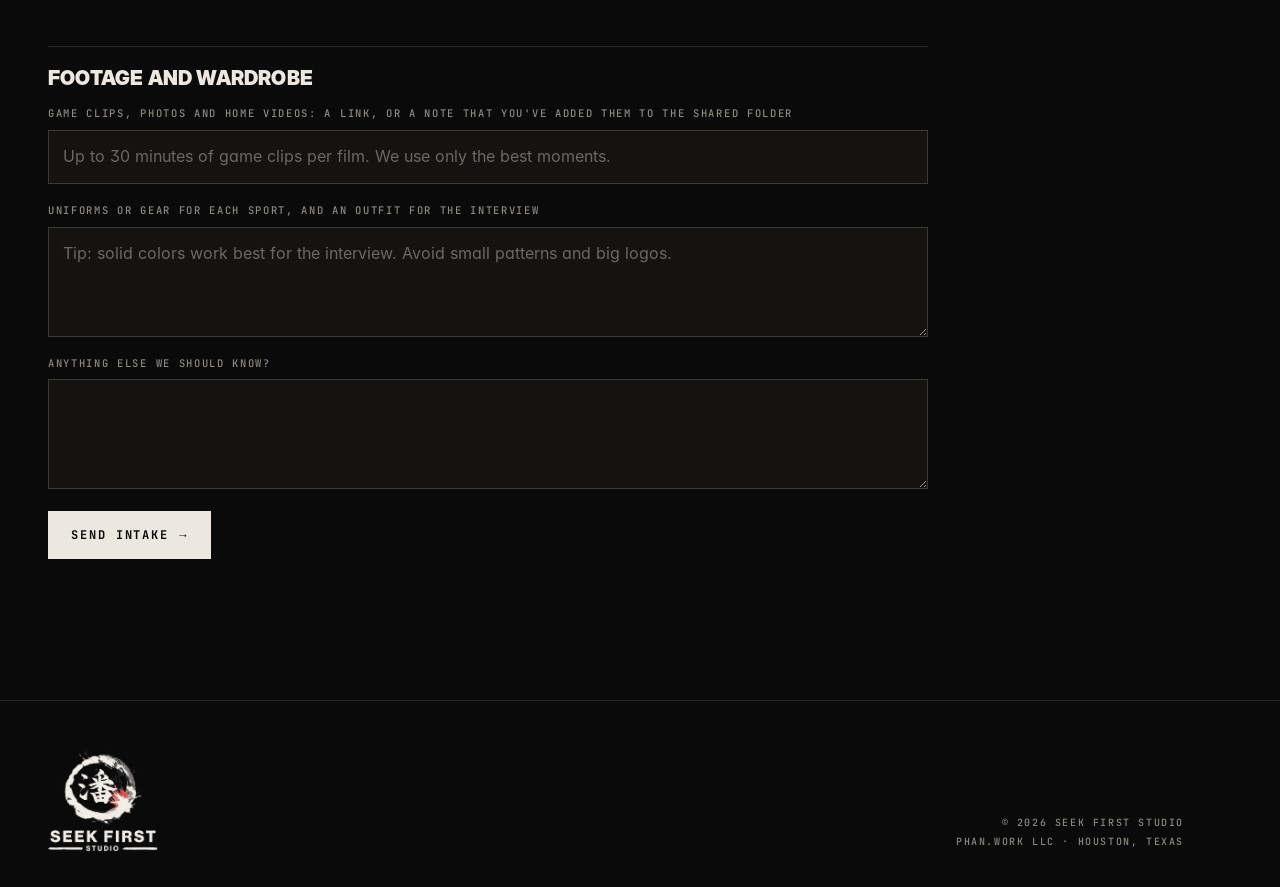
<file: intake.html>
<!doctype html>
<html lang="en">
<head>
<meta charset="utf-8">
<meta http-equiv="Content-Security-Policy" content="default-src 'self'; script-src 'self'; style-src 'self' 'unsafe-inline' https://use.typekit.net https://p.typekit.net; font-src 'self' https://use.typekit.net; img-src 'self' data: https://i.vimeocdn.com https://p.typekit.net; frame-src https://player.vimeo.com; connect-src https://script.google.com https://script.googleusercontent.com; form-action 'self'; base-uri 'self'; object-src 'none'">
<meta name="viewport" content="width=device-width, initial-scale=1, viewport-fit=cover">
<title>Athlete Profile Intake | Seek First Studio</title>
<meta name="robots" content="noindex, nofollow">
<meta name="theme-color" content="#0A0A0A">
<link rel="icon" href="favicon.ico" sizes="any">
<link rel="icon" type="image/png" sizes="32x32" href="assets/img/favicon-32.png">
<link rel="apple-touch-icon" href="assets/img/apple-touch-icon.png">
<link rel="preload" href="assets/fonts/InterDisplay-Black.woff2" as="font" type="font/woff2" crossorigin>
<link rel="stylesheet" href="assets/site.css">
<style>
  .intake{padding-top:clamp(120px,16vw,170px)}
  .intake .lede{max-width:640px;margin:18px 0 44px;color:var(--text)}
  .intake h1{font-size:clamp(2.6rem,7vw,5.4rem);line-height:.9}
  .grp{grid-column:1 / -1;margin-top:30px;padding-top:22px;border-top:1px solid rgba(237,232,223,.14)}
  .grp:first-of-type{margin-top:0}
  .grp h2{font-size:1.25rem;letter-spacing:.01em;margin:0}
  .grp p{margin:6px 0 0;color:var(--mute);font-size:14px}
  .intake form{max-width:880px}
  .intake textarea{min-height:110px}
  .privacy{margin:-30px 0 44px;color:var(--mute);font-size:13px;max-width:640px}
  .checks{border:0;padding:0;margin:0;display:grid;grid-template-columns:repeat(2,minmax(0,1fr));gap:10px 18px}
  .checks legend{grid-column:1 / -1;padding:0;margin-bottom:4px;font-family:var(--mono, monospace);font-size:11px;letter-spacing:.12em;text-transform:uppercase;color:var(--mute)}
  .checks label{display:flex;gap:10px;align-items:flex-start;font-size:15px;color:var(--text);text-transform:none;letter-spacing:0;font-family:inherit;cursor:pointer}
  .checks input[type=checkbox]{width:18px;height:18px;margin-top:2px;accent-color:var(--red);flex:none}
  .checks input[type=text]{grid-column:1 / -1}
  @media (max-width:640px){.checks{grid-template-columns:1fr}}
  .done{max-width:640px;display:none}
  .done h2{font-size:clamp(2rem,5vw,3.4rem);margin-bottom:14px}
</style>
</head>
<body>
<header class="nav solid">
  <div class="wrap nav-in">
    <a class="brand" href="index.html" aria-label="Seek First Studio home"><img src="assets/img/mark-white.png" alt="" width="40" height="30">SEEK FIRST</a>
  </div>
</header>

<main class="section intake">
  <div class="wrap">
    <div class="kick">Athlete profile · Intake</div>
    <h1>Tell us about<br>your athlete.</h1>
    <p class="lede">This helps us plan the shoot and the story before we film. It takes about 10 minutes. Skip anything you're not sure about yet, and we'll cover it together.</p>
    <p class="privacy">We use this only to plan the shoot. We never publish a minor's last name, school, team or location.</p>

    <form id="intake" novalidate>
      <div class="grp"><h2>You and your athlete</h2></div>
      <div class="field"><label for="i-name">Your name <b>*</b></label><input id="i-name" name="name" type="text" autocomplete="name" required></div>
      <div class="field"><label for="i-email">Your email <b>*</b></label><input id="i-email" name="email" type="email" autocomplete="email" required></div>
      <div class="field"><label for="i-phone">Your phone</label><input id="i-phone" name="phone" type="tel" autocomplete="tel"></div>
      <div class="field"><label for="i-contact">Best way to reach you</label>
        <select id="i-contact" data-q="Best way to reach parent">
          <option value="" selected>Choose one</option>
          <option>Text</option>
          <option>Phone call</option>
          <option>Email</option>
        </select></div>
      <div class="field"><label for="i-athlete">Athlete's first and last name <b>*</b></label><input id="i-athlete" data-q="Athlete" type="text" required></div>
      <div class="field"><label for="i-grade">Grade and age</label><input id="i-grade" data-q="Grade and age" type="text" placeholder="e.g. 5th grade, 11"></div>
      <div class="field"><label for="i-cur">Current school</label><input id="i-cur" data-q="Current school" type="text"></div>
      <div class="field"><label for="i-pos">Sports and positions</label><input id="i-pos" data-q="Sports and positions" type="text" placeholder="e.g. Football: QB. Baseball: SS, pitcher"></div>
      <div class="field"><label for="i-league">Team and league for each sport</label><input id="i-league" data-q="Team and league or division" type="text" placeholder="e.g. Football: Katy Youth, 11U"></div>
      <div class="field"><label for="i-hand">Throws and bats (right or left)</label><input id="i-hand" data-q="Throws and bats" type="text" placeholder="e.g. Throws right, bats left"></div>

      <div class="grp"><h2>The application</h2><p>Anything you learn from the school or its coaches, including at preview events.</p></div>
      <div class="field"><label for="i-apply">School and grade applying for</label><input id="i-apply" data-q="School and grade applying for" type="text" placeholder="e.g. Kinkaid, 6th grade"></div>
      <div class="field"><label for="i-deadline">Video deadline</label><input id="i-deadline" data-q="School video deadline" type="text"></div>
      <div class="field"><label for="i-length">Length or format limits</label><input id="i-length" data-q="Length or format limits" type="text" placeholder="e.g. Up to 5 videos, 250MB each"></div>
      <div class="field"><label for="i-ref">Reference for the application (name and role)</label><input id="i-ref" data-q="Application reference" type="text" placeholder="e.g. Head coach, trainer"></div>
      <div class="field full"><label for="i-school">What are the school's coaches looking for?</label><textarea id="i-school" data-q="What the school and coaches are looking for"></textarea></div>

      <div class="grp"><h2>Drills and plays</h2><p>The reps that show them best. Check any that apply and add your own. We'll build the shot list from this.</p></div>
      <fieldset class="field full checks" data-group="Football drills to film">
        <legend>Football</legend>
        <label><input type="checkbox" value="Drop-back footwork (3, 5 and 7 step)"> Drop-back footwork (3, 5 and 7 step)</label>
        <label><input type="checkbox" value="Throwing on the run and rollouts"> Throwing on the run and rollouts</label>
        <label><input type="checkbox" value="Deep ball accuracy"> Deep ball accuracy</label>
        <label><input type="checkbox" value="Quick release and timing routes with a receiver"> Quick release and timing routes with a receiver</label>
        <label><input type="checkbox" value="Pocket movement and reading progressions"> Pocket movement and reading progressions</label>
        <label><input type="checkbox" value="Speed and agility (ladder, cones, sprints)"> Speed and agility (ladder, cones, sprints)</label>
        <label><input type="checkbox" value="Strength and conditioning"> Strength and conditioning</label>
        <input type="text" data-q="Other football drills" placeholder="Other football drills">
      </fieldset>
      <fieldset class="field full checks" data-group="Baseball drills to film">
        <legend>Baseball</legend>
        <label><input type="checkbox" value="Hitting (tee, front toss, cage or live BP)"> Hitting (tee, front toss, cage or live BP)</label>
        <label><input type="checkbox" value="Infield: ground balls and throws across"> Infield: ground balls and throws across</label>
        <label><input type="checkbox" value="Outfield: fly balls and throws in"> Outfield: fly balls and throws in</label>
        <label><input type="checkbox" value="Pitching (bullpen)"> Pitching (bullpen)</label>
        <label><input type="checkbox" value="Catching and blocking"> Catching and blocking</label>
        <label><input type="checkbox" value="Base running and sprint times"> Base running and sprint times</label>
        <input type="text" data-q="Other baseball drills" placeholder="Other baseball drills">
      </fieldset>
      <div class="field full"><label for="i-sig">Signature skills or plays coaches already praise them for</label><textarea id="i-sig" data-q="Signature skills coaches praise"></textarea></div>
      <div class="field full"><label for="i-best">Best moments in the game clips (a timestamp or short description for each)</label><textarea id="i-best" data-q="Best moments in game clips" placeholder="e.g. Game 3, 2:14: 40-yard TD on a rollout"></textarea></div>

      <div class="grp"><h2>Shoot days</h2></div>
      <div class="field"><label for="i-coachavail">Is the coach available on the main shoot date?</label>
        <select id="i-coachavail" data-q="Coach available on main shoot date">
          <option value="" selected>Choose one</option>
          <option>Yes</option>
          <option>No</option>
          <option>Still waiting to hear</option>
        </select></div>
      <div class="field"><label for="i-start">Best start time</label><input id="i-start" data-q="Best start time" type="text" placeholder="e.g. 8:00 am"></div>
      <div class="field full"><label for="i-locs">Training locations (name and address for each sport)</label><textarea id="i-locs" data-q="Training locations"></textarea></div>
      <div class="field full"><label for="i-locnotes">Anything we should know about the locations? Equipment there (cage, nets, lights), parking, gate codes, permission, other teams practicing</label><textarea id="i-locnotes" data-q="Location notes"></textarea></div>
      <div class="field full"><label for="i-dates">Possible dates for the second shoot, if needed</label><input id="i-dates" data-q="Possible second shoot dates" type="text"></div>

      <div class="grp"><h2>People on camera</h2><p>We send each person a short release form to sign before the shoot.</p></div>
      <div class="field full"><label for="i-coach">Coach: name, phone and email</label><input id="i-coach" data-q="Coach" type="text"></div>
      <div class="field full"><label for="i-parent">Which parent will we interview? (name)</label><input id="i-parent" data-q="Parent interview" type="text"></div>
      <div class="field full"><label for="i-others">Teammates or anyone else joining (for minors, a parent's name and contact)</label><textarea id="i-others" data-q="Teammates and others on camera"></textarea></div>

      <div class="grp"><h2>The story</h2></div>
      <div class="field full"><label for="i-stats">Stats, numbers, awards or milestones</label><textarea id="i-stats" data-q="Stats, numbers and awards"></textarea></div>
      <div class="field full"><label for="i-words">Three words that describe them</label><input id="i-words" data-q="Three words" type="text"></div>
      <div class="field full"><label for="i-why">Why do they love these sports? What drives them?</label><textarea id="i-why" data-q="Why they play and what drives them"></textarea></div>
      <div class="field full"><label for="i-moment">A moment that shows who they are: a setback, a comeback, a time they led</label><textarea id="i-moment" data-q="A defining moment"></textarea></div>
      <div class="field full"><label for="i-off">Who are they off the field? Interests, school, family, faith, habits</label><textarea id="i-off" data-q="Off the field"></textarea></div>
      <div class="field"><label for="i-cam">How are they on camera?</label>
        <select id="i-cam" data-q="On camera">
          <option value="" selected>Choose one</option>
          <option>Outgoing, loves it</option>
          <option>Warms up after a few minutes</option>
          <option>Shy at first</option>
          <option>Not sure</option>
        </select></div>
      <div class="field"><label for="i-music">Music feel</label>
        <select id="i-music" data-q="Music feel">
          <option value="" selected>Choose one</option>
          <option>Hype and high energy</option>
          <option>Cinematic and building</option>
          <option>Clean and upbeat</option>
          <option>Up to you</option>
        </select></div>
      <div class="field full"><label for="i-topics">Topics they'd love to talk about in their interview</label><textarea id="i-topics" data-q="Interview topics they enjoy"></textarea></div>
      <div class="field full"><label for="i-feel">After watching, what should the school's coaches know or feel about them?</label><textarea id="i-feel" data-q="What coaches should take away"></textarea></div>
      <div class="field full"><label for="i-avoid">Anything to avoid? Topics, injuries, logos, music styles</label><textarea id="i-avoid" data-q="Anything to avoid"></textarea></div>

      <div class="grp"><h2>Footage and wardrobe</h2></div>
      <div class="field full"><label for="i-clips">Game clips, photos and home videos: a link, or a note that you've added them to the shared folder</label><input id="i-clips" data-q="Game clips, photos and home videos" type="text" placeholder="Up to 30 minutes of game clips per film. We use only the best moments."></div>
      <div class="field full"><label for="i-ward">Uniforms or gear for each sport, and an outfit for the interview</label><textarea id="i-ward" data-q="Wardrobe" placeholder="Tip: solid colors work best for the interview. Avoid small patterns and big logos."></textarea></div>
      <div class="field full"><label for="i-else">Anything else we should know?</label><textarea id="i-else" data-q="Anything else"></textarea></div>

      <div class="hp" aria-hidden="true"><label for="i-hp">Leave this empty</label><input id="i-hp" name="company_website" type="text" tabindex="-1" autocomplete="off"></div>
      <div class="form-foot">
        <button class="btn" type="submit">Send intake <span class="arr" aria-hidden="true">&rarr;</span></button>
        <p class="status" role="status" aria-live="polite"></p>
      </div>
    </form>

    <div class="done" role="status">
      <h2>Thank you.</h2>
      <p>We have everything we need to start planning. Jae will follow up with the interview questions and the shoot plan.</p>
    </div>
  </div>
</main>

<footer class="foot">
  <div class="wrap foot-in">
    <img src="assets/img/logo-white.png" alt="Seek First Studio" width="110" height="102">
    <p class="legal mono">© 2026 Seek First Studio<br>phan.work llc · Houston, Texas</p>
  </div>
</footer>

<script src="assets/intake.js"></script>
</body>
</html>
</file>
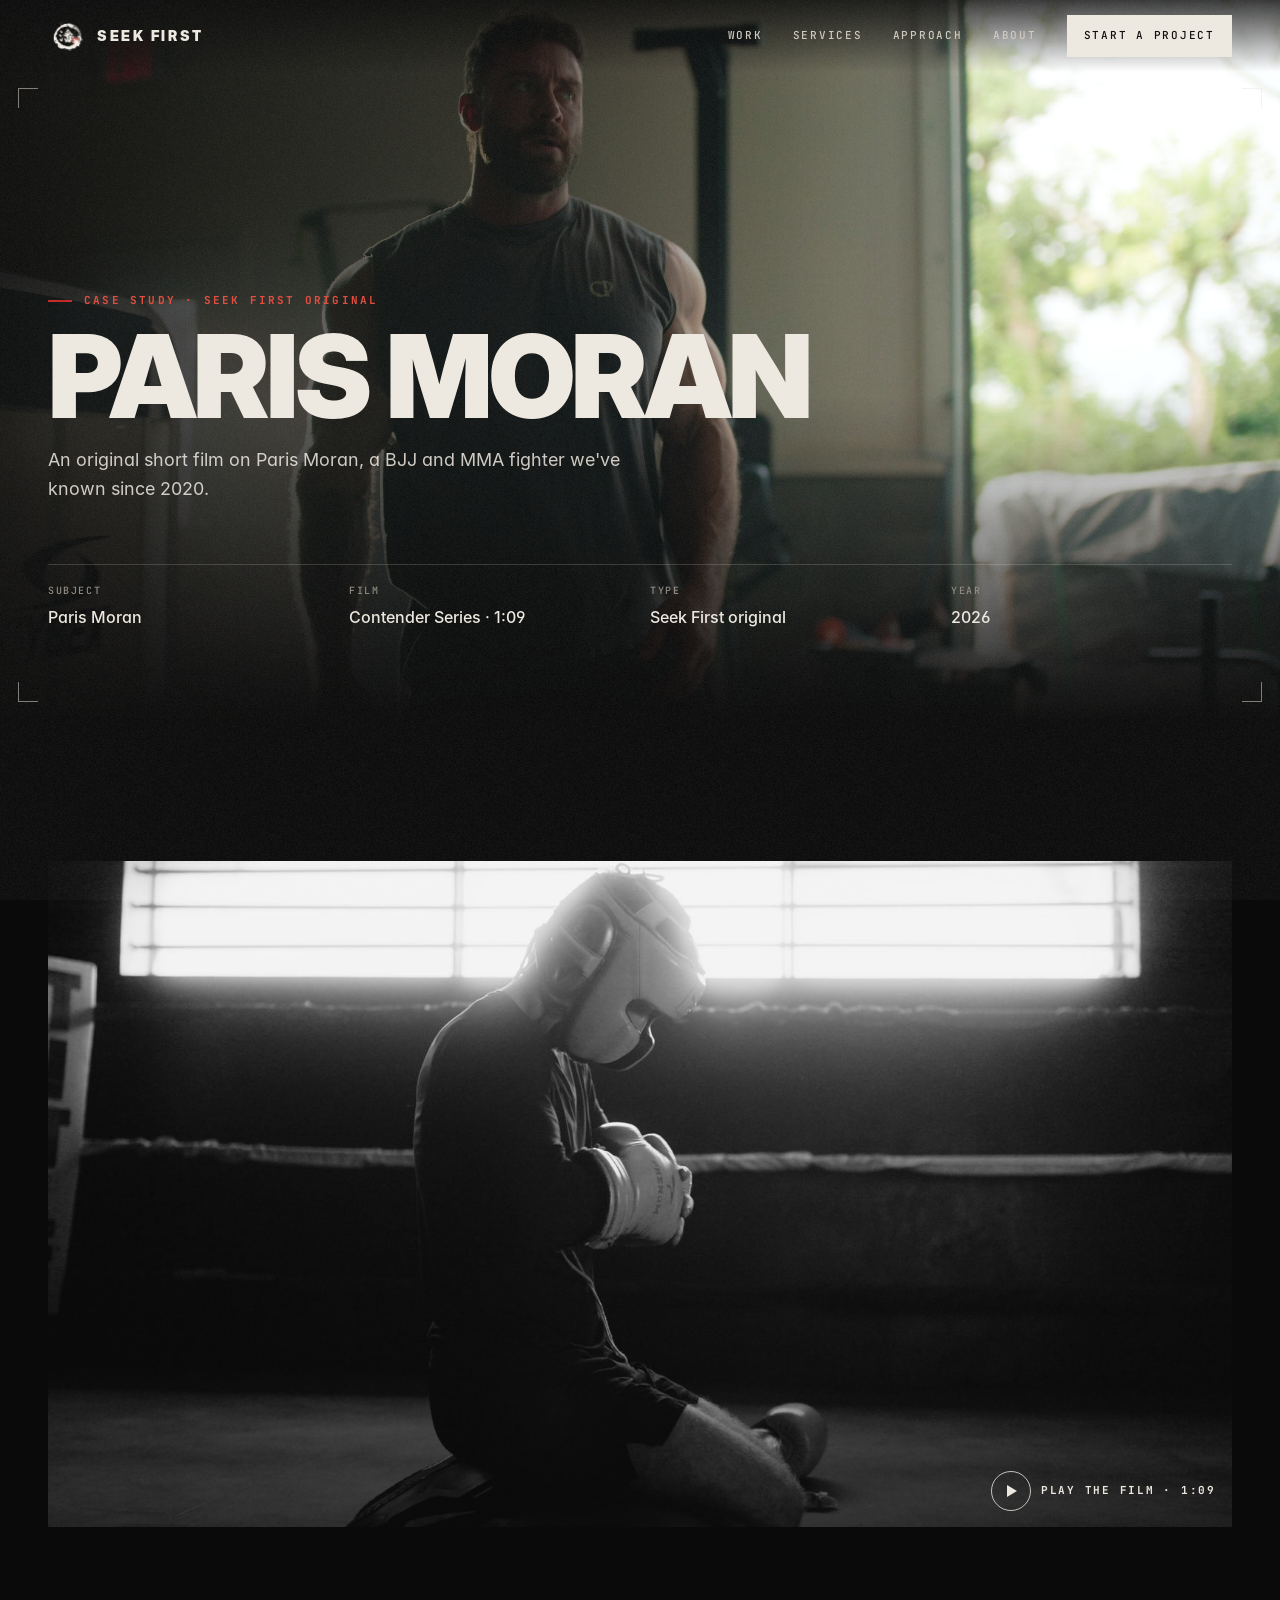
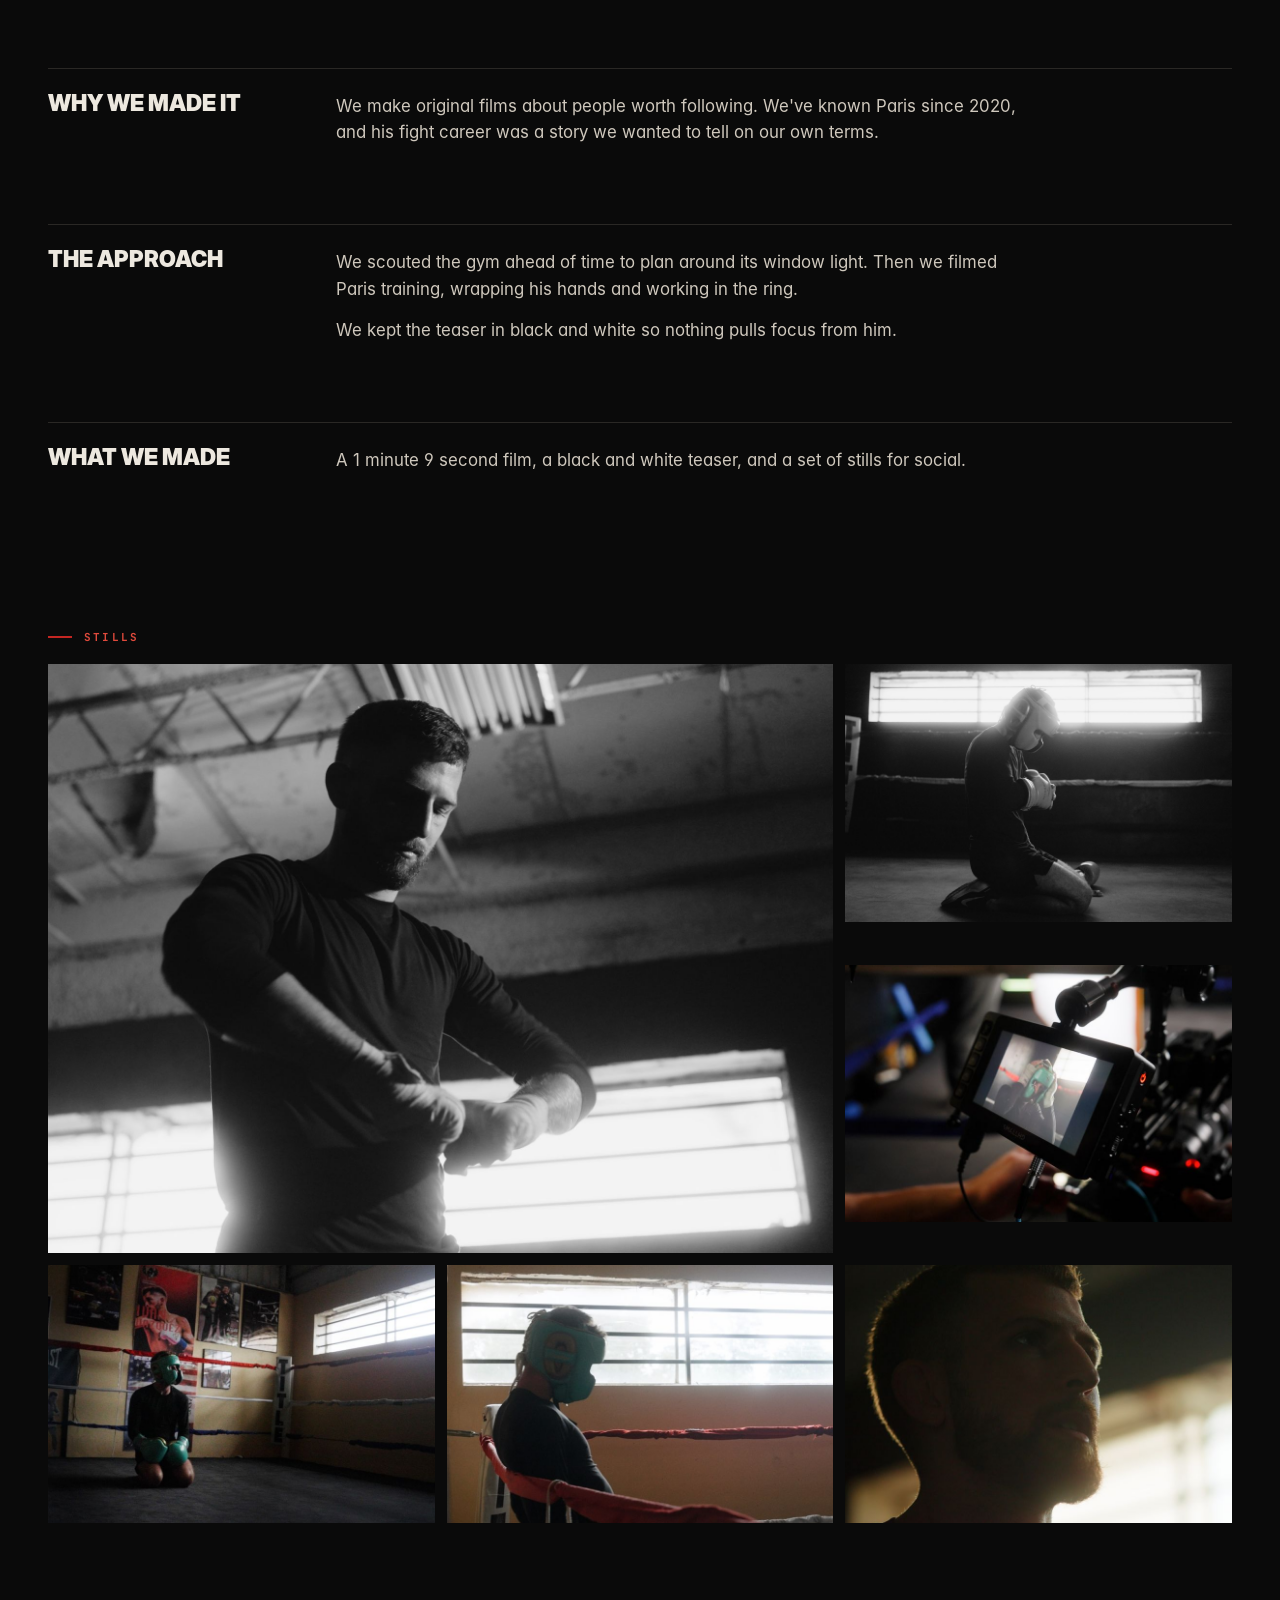
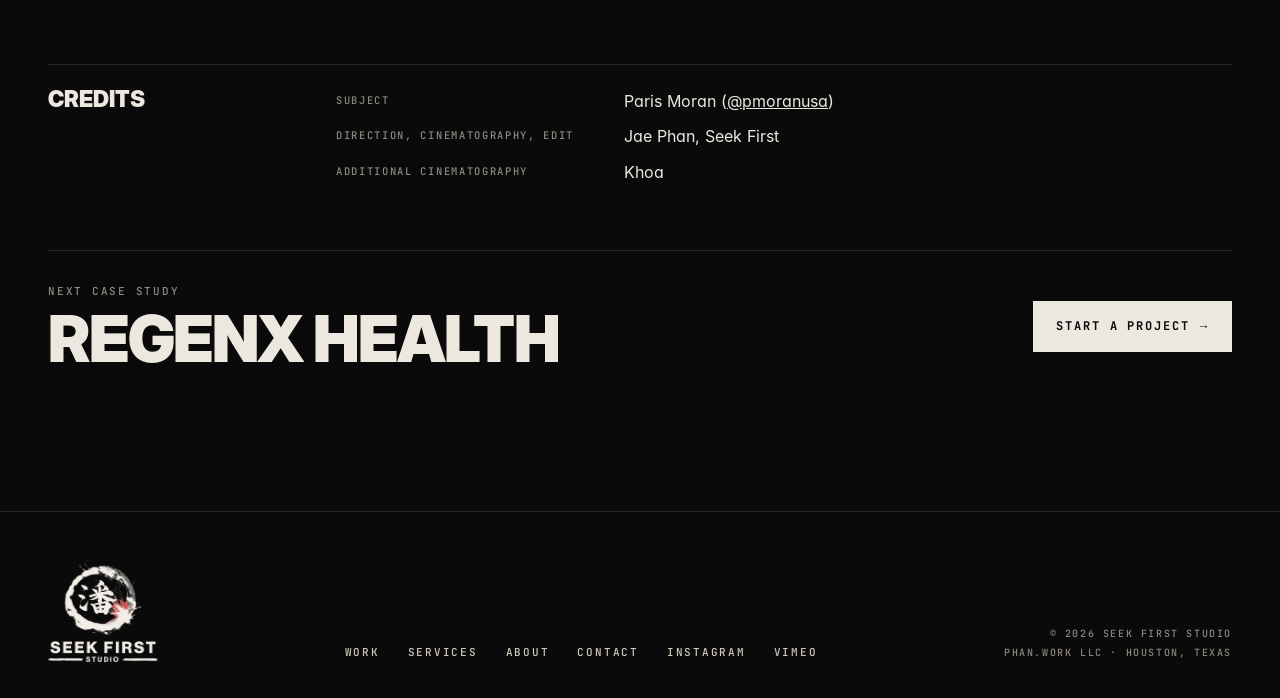
<file: work/paris-moran.html>
<!doctype html>
<html lang="en">
<head>
<meta charset="utf-8">
<meta http-equiv="Content-Security-Policy" content="default-src 'self'; script-src 'self'; style-src 'self' 'unsafe-inline' https://use.typekit.net https://p.typekit.net; font-src 'self' https://use.typekit.net; img-src 'self' data: https://i.vimeocdn.com https://p.typekit.net; frame-src https://player.vimeo.com; connect-src https://script.google.com https://script.googleusercontent.com; form-action 'self'; base-uri 'self'; object-src 'none'">
<meta name="viewport" content="width=device-width, initial-scale=1, viewport-fit=cover">
<title>Paris Moran | Seek First Studio</title>
<meta name="description" content="Case study: an original short film on Paris Moran, a BJJ and MMA fighter. Directed, shot and edited by Seek First.">
<link rel="canonical" href="https://seekfirststudio.com/work/paris-moran.html">
<meta name="theme-color" content="#0A0A0A">
<meta property="og:type" content="article">
<meta property="og:site_name" content="Seek First Studio">
<meta property="og:title" content="Paris Moran | Seek First Studio">
<meta property="og:description" content="Case study: an original short film on Paris Moran, a BJJ and MMA fighter. Directed, shot and edited by Seek First.">
<meta property="og:url" content="https://seekfirststudio.com/work/paris-moran.html">
<meta property="og:image" content="https://seekfirststudio.com/assets/img/case-paris-1200.jpg">
<meta name="twitter:card" content="summary_large_image">
<link rel="icon" href="../favicon.ico" sizes="any">
<link rel="icon" type="image/png" sizes="32x32" href="../assets/img/favicon-32.png">
<link rel="apple-touch-icon" href="../assets/img/apple-touch-icon.png">
<link rel="preload" href="../assets/fonts/InterDisplay-Black.woff2" as="font" type="font/woff2" crossorigin>
<link rel="stylesheet" href="../assets/site.css">
</head>
<body>
<a class="skip" href="#film">Skip to the film</a>
<header class="nav">
  <div class="wrap nav-in">
    <a class="brand" href="../index.html" aria-label="Seek First Studio home"><img src="../assets/img/mark-white.png" alt="" width="40" height="30">SEEK FIRST</a>
    <button class="menu-btn" type="button" aria-expanded="false" aria-controls="nav-links">Menu</button>
    <nav class="nav-links" id="nav-links" data-open="true" aria-label="Main">
      <a href="../index.html#work">Work</a>
      <a href="../index.html#services">Services</a>
      <a href="../index.html#approach">Approach</a>
      <a href="../index.html#about">About</a>
      <a class="btn" href="../index.html#contact">Start a project</a>
    </nav>
  </div>
</header>
<main>

<section class="case-hero hero" aria-label="Paris Moran">
  <div class="hero-img"><img src="../assets/img/case-paris-2400.jpg" srcset="../assets/img/case-paris-1200.jpg 1200w, ../assets/img/case-paris-2400.jpg 2400w" sizes="100vw" alt="A fighter stands in the doorway of a gym, lit from behind" fetchpriority="high"></div>
  <div class="marks" aria-hidden="true"><i class="tl"></i><i class="tr"></i><i class="bl"></i><i class="br"></i></div>
  <div class="wrap hero-copy">
    <div class="kick">Case study · Seek First original</div>
    <h1>Paris Moran</h1>
    <p class="lede">An original short film on Paris Moran, a BJJ and MMA fighter we've known since 2020.</p>
    <div class="facts">
      <div><span class="mono">Subject</span><span class="v">Paris Moran</span></div>
      <div><span class="mono">Film</span><span class="v">Contender Series · 1:09</span></div>
      <div><span class="mono">Type</span><span class="v">Seek First original</span></div>
      <div><span class="mono">Year</span><span class="v">2026</span></div>
    </div>
  </div>
</section>

<section class="section" id="film" aria-label="The film" style="padding-bottom:0">
  <div class="wrap">
    <div class="video" data-embed="1235224472" data-title="Paris Moran: Contender Series">
      <a class="thumb" href="https://vimeo.com/1235224472" target="_blank" rel="noopener" aria-label="Play Paris Moran: Contender Series">
        <div class="poster"><span>Paris Moran: Contender Series</span></div>
        <img src="../assets/img/paris-kneel-1600.jpg" srcset="../assets/img/paris-kneel-800.jpg 800w, ../assets/img/paris-kneel-1600.jpg 1600w" sizes="(max-width:1320px) 100vw, 1320px" alt="A fighter kneels in the ring in black and white">
        <span class="play"><i></i>Play the film · 1:09</span>
      </a>
    </div>
  </div>
</section>

<section class="section" aria-label="The story">
  <div class="wrap story">
    <div class="row"><h2>Why we made it</h2><div><p>We make original films about people worth following. We've known Paris since 2020, and his fight career was a story we wanted to tell on our own terms.</p></div></div>
    <div class="row"><h2>The approach</h2><div><p>We scouted the gym ahead of time to plan around its window light. Then we filmed Paris training, wrapping his hands and working in the ring.</p><p>We kept the teaser in black and white so nothing pulls focus from him.</p></div></div>
    <div class="row"><h2>What we made</h2><div><p>A 1 minute 9 second film, a black and white teaser, and a set of stills for social.</p></div></div>
  </div>
</section>

<section aria-label="Stills" style="padding-bottom:var(--section)">
  <div class="wrap">
    <div class="kick">Stills</div>
    <div class="stills">
      <figure class="wide"><img src="../assets/img/paris-wraps-1600.jpg" srcset="../assets/img/paris-wraps-800.jpg 800w, ../assets/img/paris-wraps-1600.jpg 1600w" sizes="(max-width:640px) 100vw, 66vw" alt="A fighter wraps his hands by the gym window" loading="lazy"></figure>
      <figure><img src="../assets/img/paris-kneel-1600.jpg" srcset="../assets/img/paris-kneel-800.jpg 800w, ../assets/img/paris-kneel-1600.jpg 1600w" sizes="(max-width:640px) 50vw, 33vw" alt="A fighter kneels in the ring" loading="lazy"></figure>
      <figure><img src="../assets/img/paris-monitor-1600.jpg" srcset="../assets/img/paris-monitor-800.jpg 800w, ../assets/img/paris-monitor-1600.jpg 1600w" sizes="(max-width:640px) 50vw, 33vw" alt="The camera monitor during the gym shoot" loading="lazy"></figure>
      <figure><img src="../assets/img/paris-scout2-1600.jpg" srcset="../assets/img/paris-scout2-800.jpg 800w, ../assets/img/paris-scout2-1600.jpg 1600w" sizes="(max-width:640px) 50vw, 33vw" alt="Location scout inside the boxing gym" loading="lazy"></figure>
      <figure><img src="../assets/img/paris-scout1-1600.jpg" srcset="../assets/img/paris-scout1-800.jpg 800w, ../assets/img/paris-scout1-1600.jpg 1600w" sizes="(max-width:640px) 50vw, 33vw" alt="A fighter in headgear rests on the ropes" loading="lazy"></figure>
      <figure><img src="../assets/img/work-paris-1600.jpg" srcset="../assets/img/work-paris-800.jpg 800w, ../assets/img/work-paris-1600.jpg 1600w" sizes="(max-width:640px) 50vw, 33vw" alt="Close profile of Paris in warm light" loading="lazy"></figure>
    </div>
  </div>
</section>

<section aria-label="Credits" style="padding-bottom:var(--section)">
  <div class="wrap story">
    <div class="row"><h2>Credits</h2>
      <ul class="credits">
        <li><span class="mono">Subject</span><span class="v">Paris Moran (<a href="https://www.instagram.com/pmoranusa/" target="_blank" rel="noopener">@pmoranusa</a>)</span></li>
        <li><span class="mono">Direction, cinematography, edit</span><span class="v">Jae Phan, Seek First</span></li>
        <li><span class="mono">Additional cinematography</span><span class="v">Khoa</span></li>
      </ul>
    </div>
    <div class="next">
      <div><span class="mono" style="color:var(--mute);display:block;margin-bottom:10px">Next case study</span>
        <a class="big" href="regenx-health.html">REGENX Health</a></div>
      <a class="btn" href="../index.html#contact">Start a project <span class="arr" aria-hidden="true">&rarr;</span></a>
    </div>
  </div>
</section>
</main>
<footer class="foot">
  <div class="wrap foot-in">
    <img src="../assets/img/logo-white.png" alt="Seek First Studio" width="110" height="102">
    <nav aria-label="Footer">
      <a href="../index.html#work">Work</a><a href="../index.html#services">Services</a><a href="../index.html#about">About</a><a href="../index.html#contact">Contact</a>
      <a href="https://www.instagram.com/seekfirst.studio/" target="_blank" rel="noopener">Instagram</a>
      <a href="https://vimeo.com/showcase/12080704" target="_blank" rel="noopener">Vimeo</a>
    </nav>
    <p class="legal mono">© <span id="year">2026</span> Seek First Studio<br>phan.work llc · Houston, Texas</p>
  </div>
</footer>
<script src="../assets/site.js"></script>
</body>
</html>
</file>
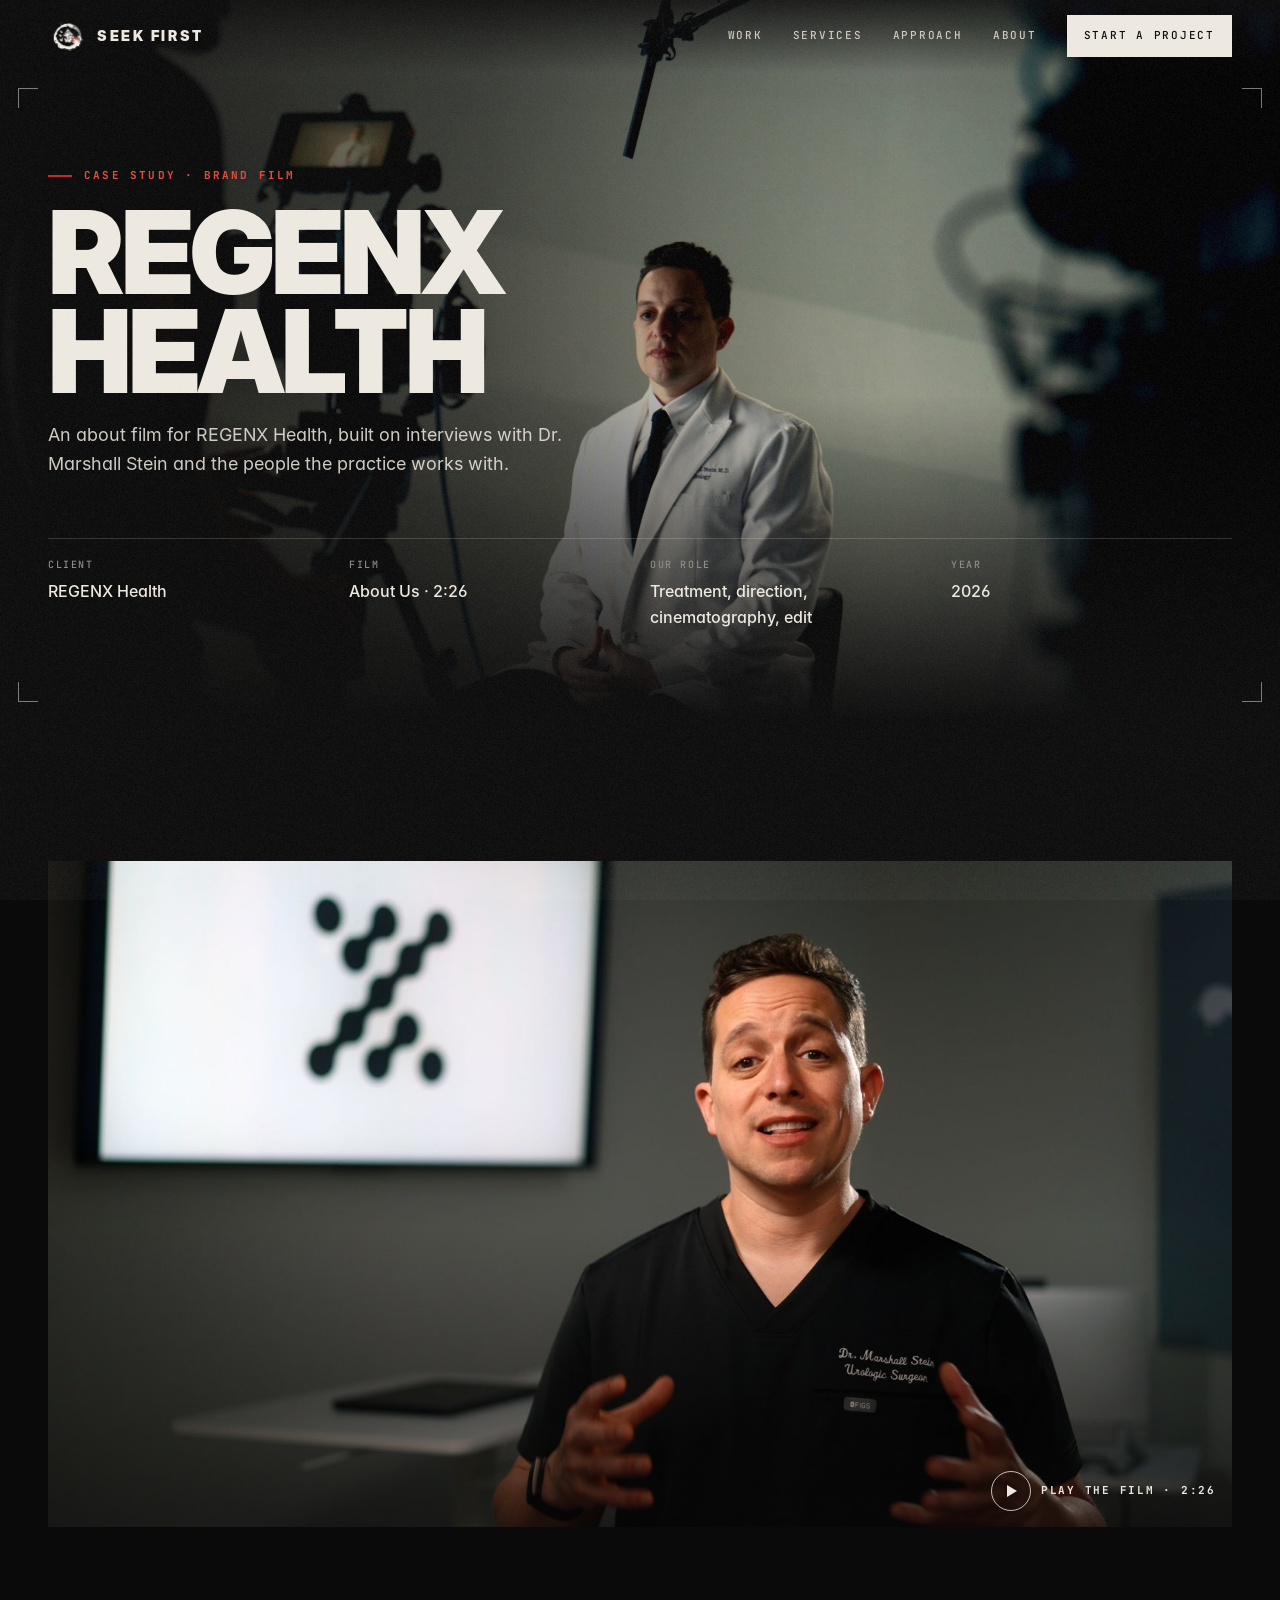
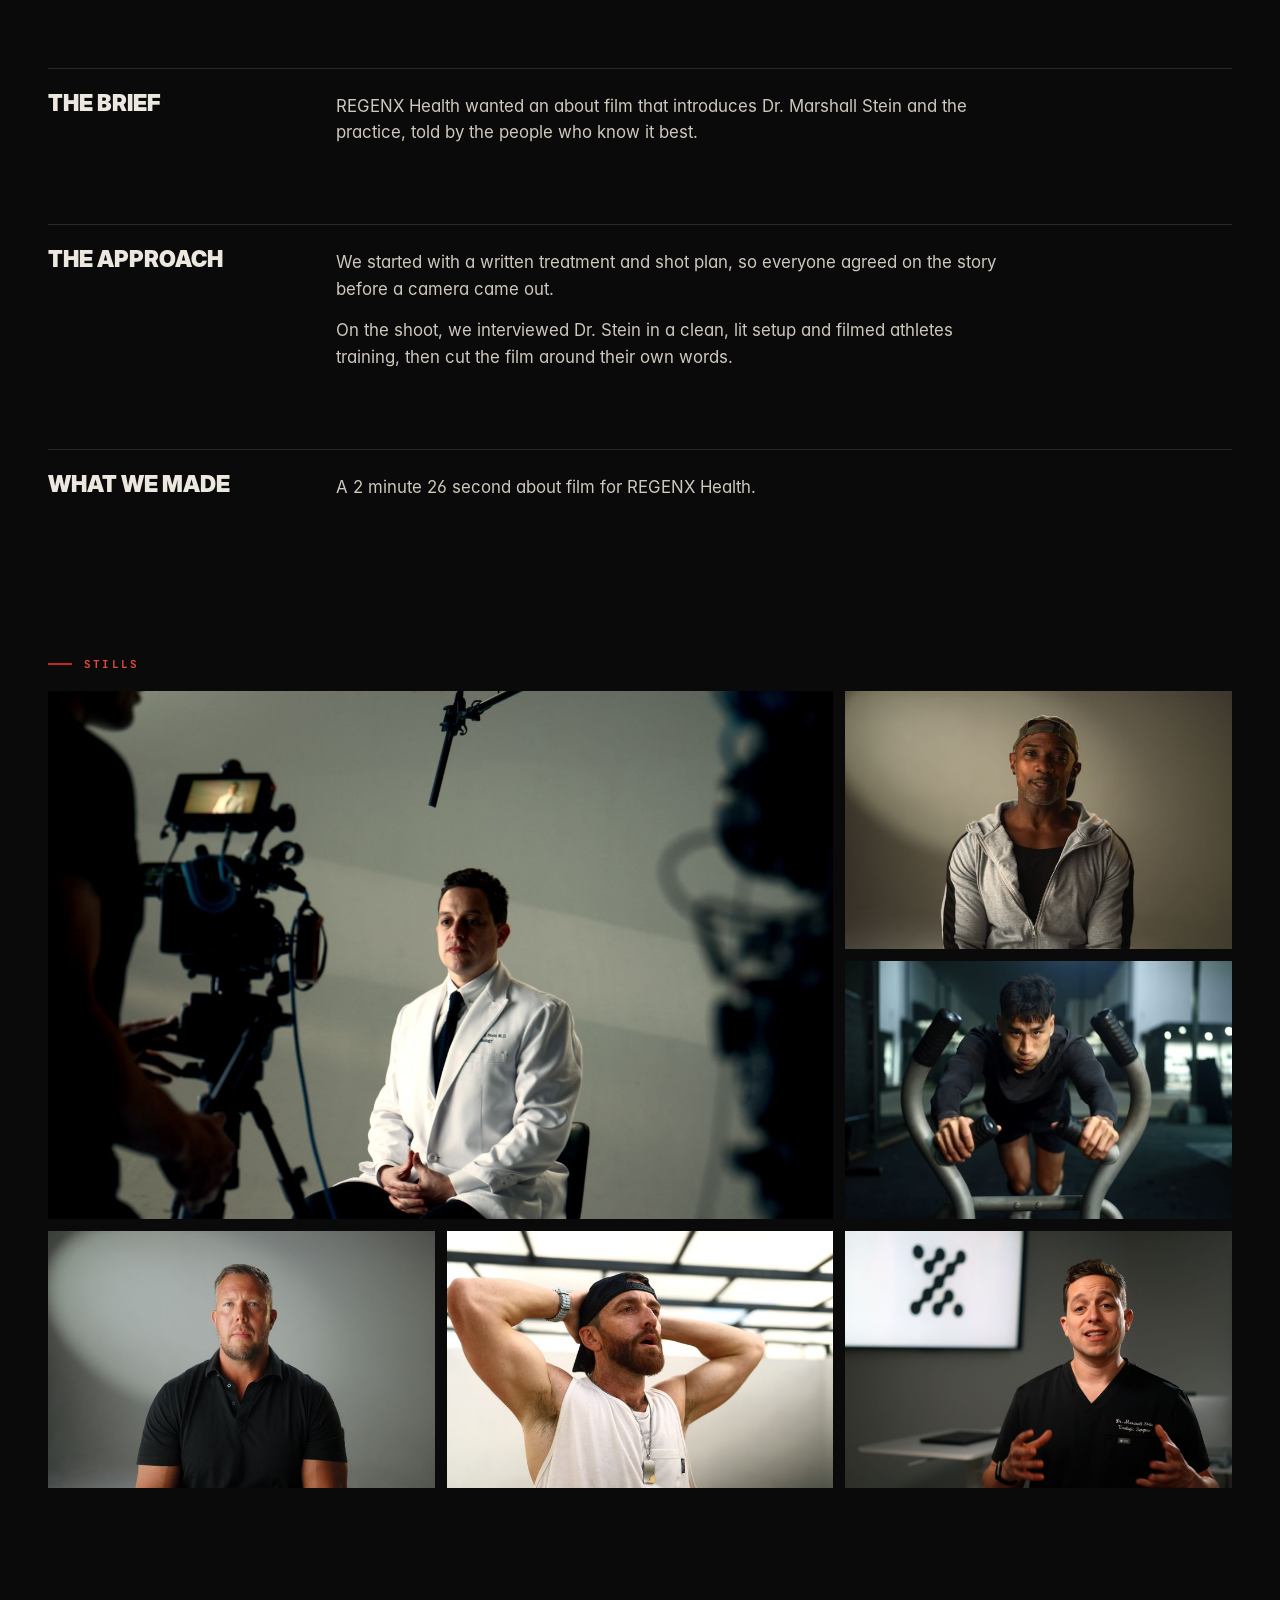
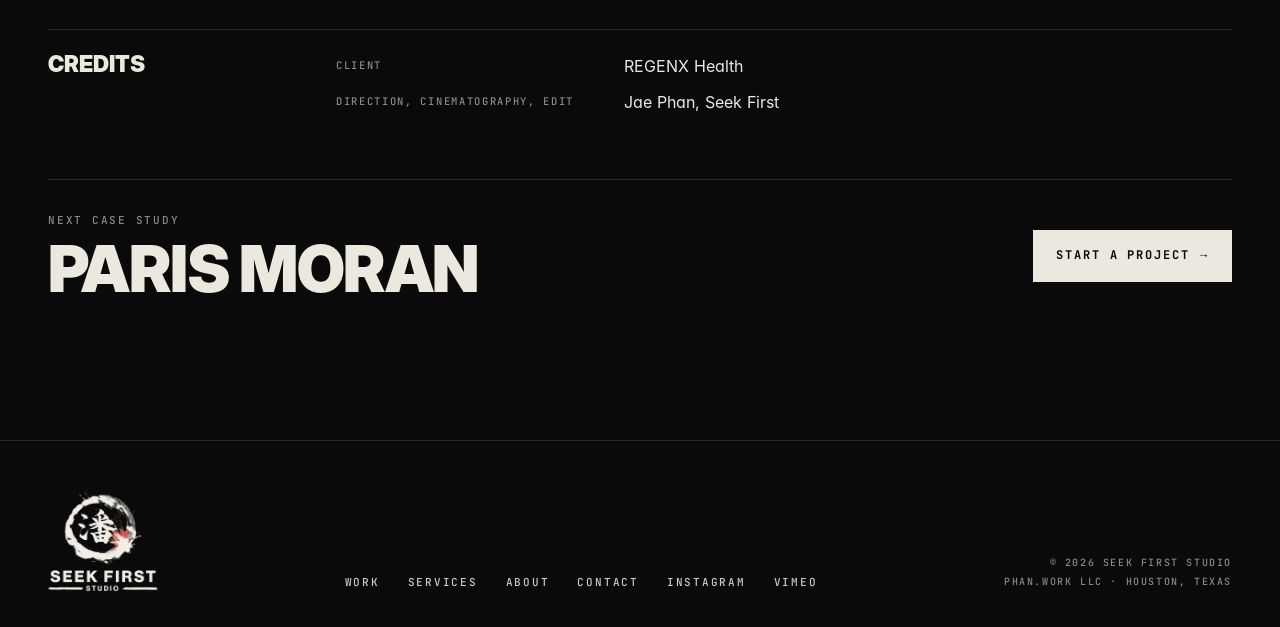
<file: work/regenx-health.html>
<!doctype html>
<html lang="en">
<head>
<meta charset="utf-8">
<meta http-equiv="Content-Security-Policy" content="default-src 'self'; script-src 'self'; style-src 'self' 'unsafe-inline' https://use.typekit.net https://p.typekit.net; font-src 'self' https://use.typekit.net; img-src 'self' data: https://i.vimeocdn.com https://p.typekit.net; frame-src https://player.vimeo.com; connect-src https://script.google.com https://script.googleusercontent.com; form-action 'self'; base-uri 'self'; object-src 'none'">
<meta name="viewport" content="width=device-width, initial-scale=1, viewport-fit=cover">
<title>REGENX Health | Seek First Studio</title>
<meta name="description" content="Case study: an about film for REGENX Health, built on interviews with Dr. Marshall Stein. Directed, shot and edited by Seek First.">
<link rel="canonical" href="https://seekfirststudio.com/work/regenx-health.html">
<meta name="theme-color" content="#0A0A0A">
<meta property="og:type" content="article">
<meta property="og:site_name" content="Seek First Studio">
<meta property="og:title" content="REGENX Health | Seek First Studio">
<meta property="og:description" content="Case study: an about film for REGENX Health, built on interviews with Dr. Marshall Stein. Directed, shot and edited by Seek First.">
<meta property="og:url" content="https://seekfirststudio.com/work/regenx-health.html">
<meta property="og:image" content="https://seekfirststudio.com/assets/img/case-regenx-1200.jpg">
<meta name="twitter:card" content="summary_large_image">
<link rel="icon" href="../favicon.ico" sizes="any">
<link rel="icon" type="image/png" sizes="32x32" href="../assets/img/favicon-32.png">
<link rel="apple-touch-icon" href="../assets/img/apple-touch-icon.png">
<link rel="preload" href="../assets/fonts/InterDisplay-Black.woff2" as="font" type="font/woff2" crossorigin>
<link rel="stylesheet" href="../assets/site.css">
</head>
<body>
<a class="skip" href="#film">Skip to the film</a>
<header class="nav">
  <div class="wrap nav-in">
    <a class="brand" href="../index.html" aria-label="Seek First Studio home"><img src="../assets/img/mark-white.png" alt="" width="40" height="30">SEEK FIRST</a>
    <button class="menu-btn" type="button" aria-expanded="false" aria-controls="nav-links">Menu</button>
    <nav class="nav-links" id="nav-links" data-open="true" aria-label="Main">
      <a href="../index.html#work">Work</a>
      <a href="../index.html#services">Services</a>
      <a href="../index.html#approach">Approach</a>
      <a href="../index.html#about">About</a>
      <a class="btn" href="../index.html#contact">Start a project</a>
    </nav>
  </div>
</header>
<main>

<section class="case-hero hero" aria-label="REGENX Health">
  <div class="hero-img"><img src="../assets/img/case-regenx-2400.jpg" srcset="../assets/img/case-regenx-1200.jpg 1200w, ../assets/img/case-regenx-2400.jpg 2400w" sizes="100vw" alt="Dr. Marshall Stein in a white coat during an interview, with a cinema camera in the foreground" fetchpriority="high"></div>
  <div class="marks" aria-hidden="true"><i class="tl"></i><i class="tr"></i><i class="bl"></i><i class="br"></i></div>
  <div class="wrap hero-copy">
    <div class="kick">Case study · Brand film</div>
    <h1>REGENX Health</h1>
    <p class="lede">An about film for REGENX Health, built on interviews with Dr. Marshall Stein and the people the practice works with.</p>
    <div class="facts">
      <div><span class="mono">Client</span><span class="v">REGENX Health</span></div>
      <div><span class="mono">Film</span><span class="v">About Us · 2:26</span></div>
      <div><span class="mono">Our role</span><span class="v">Treatment, direction, cinematography, edit</span></div>
      <div><span class="mono">Year</span><span class="v">2026</span></div>
    </div>
  </div>
</section>

<section class="section" id="film" aria-label="The film" style="padding-bottom:0">
  <div class="wrap">
    <div class="video" data-embed="1189234573" data-title="REGENX Health: About Us">
      <a class="thumb" href="https://vimeo.com/1189234573" target="_blank" rel="noopener" aria-label="Play REGENX Health: About Us">
        <div class="poster"><span>REGENX Health: About Us</span></div>
        <img src="../assets/img/regenx-dr-1600.jpg" srcset="../assets/img/regenx-dr-800.jpg 800w, ../assets/img/regenx-dr-1600.jpg 1600w" sizes="(max-width:1320px) 100vw, 1320px" alt="Dr. Marshall Stein speaking to camera in the clinic">
        <span class="play"><i></i>Play the film · 2:26</span>
      </a>
    </div>
  </div>
</section>

<section class="section" aria-label="The story">
  <div class="wrap story">
    <div class="row"><h2>The brief</h2><div><p>REGENX Health wanted an about film that introduces Dr. Marshall Stein and the practice, told by the people who know it best.</p></div></div>
    <div class="row"><h2>The approach</h2><div><p>We started with a written treatment and shot plan, so everyone agreed on the story before a camera came out.</p><p>On the shoot, we interviewed Dr. Stein in a clean, lit setup and filmed athletes training, then cut the film around their own words.</p></div></div>
    <div class="row"><h2>What we made</h2><div><p>A 2 minute 26 second about film for REGENX Health.</p></div></div>
  </div>
</section>

<section aria-label="Stills" style="padding-bottom:var(--section)">
  <div class="wrap">
    <div class="kick">Stills</div>
    <div class="stills">
      <figure class="wide"><img src="../assets/img/regenx-bts-1600.jpg" srcset="../assets/img/regenx-bts-800.jpg 800w, ../assets/img/regenx-bts-1600.jpg 1600w" sizes="(max-width:640px) 100vw, 66vw" alt="Interview setup with Dr. Stein and the camera rig" loading="lazy"></figure>
      <figure><img src="../assets/img/regenx-adam-1600.jpg" srcset="../assets/img/regenx-adam-800.jpg 800w, ../assets/img/regenx-adam-1600.jpg 1600w" sizes="(max-width:640px) 50vw, 33vw" alt="An athlete interviewed in a hooded jacket" loading="lazy"></figure>
      <figure><img src="../assets/img/regenx-athlete3-1600.jpg" srcset="../assets/img/regenx-athlete3-800.jpg 800w, ../assets/img/regenx-athlete3-1600.jpg 1600w" sizes="(max-width:640px) 50vw, 33vw" alt="A young athlete on a bike in the gym" loading="lazy"></figure>
      <figure><img src="../assets/img/regenx-interview-1600.jpg" srcset="../assets/img/regenx-interview-800.jpg 800w, ../assets/img/regenx-interview-1600.jpg 1600w" sizes="(max-width:640px) 50vw, 33vw" alt="An interview subject against a gray backdrop" loading="lazy"></figure>
      <figure><img src="../assets/img/regenx-athlete2-1600.jpg" srcset="../assets/img/regenx-athlete2-800.jpg 800w, ../assets/img/regenx-athlete2-1600.jpg 1600w" sizes="(max-width:640px) 50vw, 33vw" alt="An athlete stretching after a session" loading="lazy"></figure>
      <figure><img src="../assets/img/regenx-dr-1600.jpg" srcset="../assets/img/regenx-dr-800.jpg 800w, ../assets/img/regenx-dr-1600.jpg 1600w" sizes="(max-width:640px) 50vw, 33vw" alt="Dr. Stein speaking to camera" loading="lazy"></figure>
    </div>
  </div>
</section>

<section aria-label="Credits" style="padding-bottom:var(--section)">
  <div class="wrap story">
    <div class="row"><h2>Credits</h2>
      <ul class="credits">
        <li><span class="mono">Client</span><span class="v">REGENX Health</span></li>
        <li><span class="mono">Direction, cinematography, edit</span><span class="v">Jae Phan, Seek First</span></li>
      </ul>
    </div>
    <div class="next">
      <div><span class="mono" style="color:var(--mute);display:block;margin-bottom:10px">Next case study</span>
        <a class="big" href="paris-moran.html">Paris Moran</a></div>
      <a class="btn" href="../index.html#contact">Start a project <span class="arr" aria-hidden="true">&rarr;</span></a>
    </div>
  </div>
</section>
</main>
<footer class="foot">
  <div class="wrap foot-in">
    <img src="../assets/img/logo-white.png" alt="Seek First Studio" width="110" height="102">
    <nav aria-label="Footer">
      <a href="../index.html#work">Work</a><a href="../index.html#services">Services</a><a href="../index.html#about">About</a><a href="../index.html#contact">Contact</a>
      <a href="https://www.instagram.com/seekfirst.studio/" target="_blank" rel="noopener">Instagram</a>
      <a href="https://vimeo.com/showcase/12080704" target="_blank" rel="noopener">Vimeo</a>
    </nav>
    <p class="legal mono">© <span id="year">2026</span> Seek First Studio<br>phan.work llc · Houston, Texas</p>
  </div>
</footer>
<script src="../assets/site.js"></script>
</body>
</html>
</file>
<file: assets/site.css>
/* Seek First Studio
   Layout: a film slate. Full-bleed frames, slate labels in mono, a black ground and one red mark taken from the logo. */

@font-face{font-family:"IN";src:url(fonts/Inter-Regular.woff2) format("woff2");font-weight:400;font-display:swap}
@font-face{font-family:"IN";src:url(fonts/Inter-Medium.woff2) format("woff2");font-weight:500;font-display:swap}
@font-face{font-family:"IN";src:url(fonts/Inter-SemiBold.woff2) format("woff2");font-weight:600;font-display:swap}
@font-face{font-family:"IND";src:url(fonts/InterDisplay-ExtraBold.woff2) format("woff2");font-weight:800;font-display:swap}
@font-face{font-family:"IND";src:url(fonts/InterDisplay-Black.woff2) format("woff2");font-weight:900;font-display:swap}
@font-face{font-family:"JBM";src:url(fonts/JetBrainsMono-Medium.woff2) format("woff2");font-weight:500;font-display:swap}
@font-face{font-family:"JBM";src:url(fonts/JetBrainsMono-Bold.woff2) format("woff2");font-weight:700;font-display:swap}

:root{
  --ground:#0A0A0A;
  --raise:#141312;
  --line:#2A2825;
  --line-2:#3D3A35;
  --bone:#EDE8DF;
  --text:#CFC8BD;
  --mute:#8E887F;
  --red:#C42622;
  --red-text:#E04A3C;
  --ink:#0A0A0A;

  /* Neue Haas Grotesk Display loads automatically if the Adobe Fonts kit is linked in the page head. */
  --display:"neue-haas-grotesk-display","IND","Helvetica Neue",Arial,sans-serif;
  --body:"IN","Inter","Helvetica Neue",Arial,sans-serif;
  --mono:"JBM","JetBrains Mono",ui-monospace,Menlo,Consolas,monospace;

  --gutter:clamp(16px,4vw,48px);
  --max:1320px;
  --section:clamp(80px,11vw,150px);
  color-scheme:dark;
}

*{box-sizing:border-box}
html{scroll-behavior:smooth;-webkit-text-size-adjust:100%}
body{margin:0;background:var(--ground);color:var(--text);font-family:var(--body);font-size:16px;line-height:1.6;
  font-feature-settings:"cv11","ss01";-webkit-font-smoothing:antialiased;overflow-x:hidden}
body::after{content:"";position:fixed;inset:0;background:url(img/grain.png);background-size:180px;opacity:.05;
  mix-blend-mode:screen;pointer-events:none;z-index:100}
img{max-width:100%;display:block}
a{color:inherit}
h1,h2,h3{margin:0;font-family:var(--display);font-weight:900;text-transform:uppercase;color:var(--bone);
  letter-spacing:-.025em;line-height:.92;text-wrap:balance}
p{margin:0}
:focus-visible{outline:2px solid var(--red-text);outline-offset:3px}
.skip{position:absolute;left:-999px;top:8px;background:var(--bone);color:var(--ink);padding:10px 14px;z-index:200}
.skip:focus{left:8px}
.wrap{max-width:var(--max);margin-inline:auto;padding-inline:var(--gutter)}
.mono{font-family:var(--mono);font-weight:500;font-size:11px;letter-spacing:.16em;text-transform:uppercase}
.kick{display:flex;align-items:center;gap:12px;font-family:var(--mono);font-weight:700;font-size:11px;letter-spacing:.2em;
  text-transform:uppercase;color:var(--red-text);margin-bottom:18px}
.kick::before{content:"";width:24px;height:2px;background:var(--red)}
.h2{font-size:clamp(2.5rem,6vw,5rem)}
.lede{font-size:clamp(1.05rem,1.4vw,1.2rem);line-height:1.6;max-width:60ch;color:var(--text)}
section{position:relative}
.section{padding-block:var(--section)}
.head{display:flex;flex-wrap:wrap;justify-content:space-between;align-items:flex-end;gap:24px 48px;margin-bottom:clamp(32px,4vw,56px)}
.head .lede{max-width:44ch}

/* buttons */
.btns{display:flex;flex-wrap:wrap;gap:12px}
.btn{display:inline-flex;align-items:center;gap:10px;padding:15px 22px;font-family:var(--mono);font-weight:700;font-size:12px;
  letter-spacing:.16em;text-transform:uppercase;text-decoration:none;border:1px solid var(--bone);background:var(--bone);color:var(--ink);
  cursor:pointer;transition:background .2s,color .2s,border-color .2s}
.btn:hover{background:transparent;color:var(--bone)}
.btn.line{background:transparent;color:var(--bone);border-color:var(--line-2)}
.btn.line:hover{border-color:var(--bone)}
.btn .arr{transition:transform .2s}
.btn:hover .arr{transform:translateX(3px)}
.textlink{font-family:var(--mono);font-weight:700;font-size:11.5px;letter-spacing:.16em;text-transform:uppercase;color:var(--bone);
  text-decoration:none;border-bottom:1px solid var(--red);padding-bottom:3px}
.textlink:hover{color:var(--red-text)}

/* nav */
.nav{position:fixed;top:0;left:0;right:0;z-index:50;padding-top:env(safe-area-inset-top,0px);
  background:linear-gradient(180deg,rgba(10,10,10,.82),rgba(10,10,10,0));transition:background .3s}
.nav.solid{background:rgba(10,10,10,.94);border-bottom:1px solid var(--line)}
.nav-in{display:flex;align-items:center;justify-content:space-between;gap:24px;height:72px}
.brand{display:flex;align-items:center;gap:10px;text-decoration:none;font-family:var(--display);font-weight:900;font-size:14px;
  letter-spacing:.18em;color:var(--bone)}
.brand img{height:30px;width:auto}
.nav-links{display:flex;align-items:center;gap:30px}
.nav-links a{font-family:var(--mono);font-weight:500;font-size:11px;letter-spacing:.16em;text-transform:uppercase;text-decoration:none;color:var(--text)}
.nav-links a:hover{color:var(--bone)}
.nav-links .btn{padding:11px 16px;color:var(--ink)}
.nav-links .btn:hover{color:var(--bone)}
.menu-btn{display:none;background:none;border:1px solid var(--line-2);color:var(--bone);padding:9px 12px;font-family:var(--mono);
  font-size:11px;letter-spacing:.16em;text-transform:uppercase;cursor:pointer}

/* hero */
.hero{min-height:min(92vh,880px);display:flex;align-items:flex-end;overflow:hidden;isolation:isolate}
.hero-img{position:absolute;inset:0;z-index:-2}
.hero-img img{width:100%;height:100%;object-fit:cover;object-position:72% 40%;filter:contrast(1.05);animation:settle 2.4s cubic-bezier(.2,.7,.2,1) both}
@keyframes settle{from{transform:scale(1.06)}to{transform:scale(1)}}
.hero::before{content:"";position:absolute;inset:0;z-index:-1;background:
  linear-gradient(90deg,rgba(10,10,10,.9) 0%,rgba(10,10,10,.55) 38%,rgba(10,10,10,0) 70%),
  linear-gradient(0deg,rgba(10,10,10,1) 0%,rgba(10,10,10,0) 45%)}
.marks i{position:absolute;width:20px;height:20px;border:0 solid rgba(237,232,223,.5);z-index:1}
.marks .tl{top:88px;left:18px;border-top-width:1.5px;border-left-width:1.5px}
.marks .tr{top:88px;right:18px;border-top-width:1.5px;border-right-width:1.5px}
.marks .bl{bottom:18px;left:18px;border-bottom-width:1.5px;border-left-width:1.5px}
.marks .br{bottom:18px;right:18px;border-bottom-width:1.5px;border-right-width:1.5px}
.hero-copy{padding-block:140px clamp(56px,7vw,90px);width:100%}
.hero h1{font-size:clamp(3rem,8vw,7.2rem);line-height:.86;letter-spacing:-.035em;max-width:11ch;margin-bottom:26px}
.hero .lede{max-width:46ch;margin-bottom:32px;color:rgba(237,232,223,.86)}
.slate{display:flex;flex-wrap:wrap;gap:8px 28px;margin-top:clamp(40px,6vw,72px);padding-top:16px;border-top:1px solid rgba(237,232,223,.18);color:rgba(237,232,223,.7)}
.slate b{color:var(--red-text);font-weight:700}
.rec{display:inline-flex;align-items:center;gap:8px}
.rec::before{content:"";width:7px;height:7px;border-radius:50%;background:var(--red)}

/* work */
.filters{display:flex;flex-wrap:wrap;gap:8px}
.chip{font-family:var(--mono);font-weight:500;font-size:11px;letter-spacing:.14em;text-transform:uppercase;color:var(--text);
  background:transparent;border:1px solid var(--line-2);padding:9px 14px;cursor:pointer}
.chip:hover{border-color:var(--bone);color:var(--bone)}
.chip[aria-pressed="true"]{background:var(--bone);border-color:var(--bone);color:var(--ink)}
.grid{display:grid;grid-template-columns:repeat(12,minmax(0,1fr));gap:clamp(14px,1.8vw,24px) clamp(12px,1.6vw,20px)}
.card{grid-column:span 4;min-width:0}
.card.f1{grid-column:span 12}
.card.f2,.card.f3{grid-column:span 6}
.grid.filtered .card{grid-column:span 4}
.thumb{position:relative;display:block;overflow:hidden;background:var(--raise);aspect-ratio:16/10;text-decoration:none;color:inherit}
.f1 .thumb{aspect-ratio:21/9}
.thumb img{position:absolute;inset:0;width:100%;height:100%;object-fit:cover;transition:transform .6s cubic-bezier(.2,.7,.2,1)}
.thumb::after{content:"";position:absolute;inset:0;background:linear-gradient(0deg,rgba(10,10,10,.55),rgba(10,10,10,0) 45%);pointer-events:none}
.thumb:hover img{transform:scale(1.04)}
.poster{position:absolute;inset:0;display:flex;flex-direction:column;justify-content:flex-end;padding:20px;
  background:linear-gradient(135deg,#1a1817,#0d0c0c)}
.poster span{font-family:var(--display);font-weight:900;text-transform:uppercase;color:var(--bone);font-size:clamp(1.3rem,2.4vw,2rem);line-height:.95;letter-spacing:-.02em;max-width:12ch}
.poster::before{content:"";width:26px;height:2px;background:var(--red);margin-bottom:12px}
.play{position:absolute;right:16px;bottom:16px;z-index:2;display:flex;align-items:center;gap:10px;font-family:var(--mono);font-weight:700;
  font-size:11px;letter-spacing:.16em;text-transform:uppercase;color:var(--bone)}
.play i{width:40px;height:40px;border-radius:50%;border:1.5px solid rgba(237,232,223,.8);display:grid;place-items:center;transition:background .2s,border-color .2s}
.play i::before{content:"";margin-left:3px;border-style:solid;border-width:6px 0 6px 10px;border-color:transparent transparent transparent var(--bone)}
.thumb:hover .play i{background:var(--red);border-color:var(--red)}
.meta{display:flex;justify-content:space-between;align-items:flex-start;gap:16px;margin-top:14px}
.meta h3{font-size:clamp(1.15rem,1.8vw,1.5rem);line-height:1;letter-spacing:-.01em}
.f1 .meta h3{font-size:clamp(1.5rem,2.6vw,2.2rem)}
.meta .mono{color:var(--mute);margin-top:7px;font-size:10.5px}
.meta .cs{flex:none;margin-top:4px}

/* lightbox */
.player{border:0;padding:0;margin:0;width:100vw;height:100vh;max-width:none;max-height:none;background:rgba(5,5,5,.94);color:var(--bone)}
.player::backdrop{background:rgba(5,5,5,.9)}
.player[open]{display:grid;place-items:center}
.player-in{width:min(92vw,1400px);display:flex;flex-direction:column;gap:14px}
.player-frame{position:relative;width:100%;max-height:78vh;margin-inline:auto;background:#000}
.player-frame iframe{position:absolute;inset:0;width:100%;height:100%;border:0}
.player-bar{display:flex;justify-content:space-between;align-items:center;gap:16px;flex-wrap:wrap}
.player-bar h3{font-size:clamp(1.1rem,2vw,1.6rem)}
.player-close{background:none;border:1px solid var(--line-2);color:var(--bone);padding:10px 14px;font-family:var(--mono);font-size:11px;
  letter-spacing:.16em;text-transform:uppercase;cursor:pointer}
.player-close:hover{border-color:var(--bone)}

/* services */
.services{border-top:1px solid var(--line)}
.svc{display:grid;grid-template-columns:repeat(3,minmax(0,1fr));gap:clamp(16px,2vw,28px)}
.svc article{border-top:2px solid var(--line-2);padding-top:24px;display:flex;flex-direction:column;gap:16px;min-width:0}
.svc article:hover{border-top-color:var(--red)}
.svc .tag{display:flex;align-items:center;gap:10px;color:var(--mute)}
.svc .tag::before{content:"";width:7px;height:7px;background:var(--red)}
.svc h3{font-size:clamp(1.8rem,3vw,2.6rem)}
.svc p{color:var(--text)}
.svc ul{list-style:none;margin:0;padding:14px 0 0;border-top:1px solid var(--line);display:grid;gap:8px;font-size:15px}
.svc li{display:grid;grid-template-columns:18px 1fr;color:var(--text)}
.svc li::before{content:"";width:8px;height:1.5px;background:var(--red);margin-top:.8em}
.svc .textlink{align-self:flex-start;margin-top:auto}

/* approach */
.approach{border-top:1px solid var(--line)}
.ap-grid{display:grid;grid-template-columns:minmax(0,1.05fr) minmax(0,.95fr);gap:clamp(28px,5vw,80px);align-items:center}
.ap-grid h2{font-size:clamp(3rem,7.4vw,6.6rem);line-height:.86;margin-bottom:22px}
.ap-grid .quote{font-family:var(--display);font-weight:800;font-size:clamp(1.25rem,2.2vw,1.8rem);line-height:1.2;color:var(--bone);
  text-transform:uppercase;letter-spacing:-.005em;max-width:24ch;margin-bottom:22px}
.ap-img{position:relative;aspect-ratio:4/3;overflow:hidden}
.ap-img img{width:100%;height:100%;object-fit:cover}
.ap-img .mono{position:absolute;left:14px;bottom:12px;color:rgba(237,232,223,.75);font-size:10px}
.principles{display:grid;grid-template-columns:repeat(3,minmax(0,1fr));gap:clamp(16px,2vw,28px);margin-top:clamp(40px,5vw,72px);border-top:1px solid var(--line);padding-top:28px}
.principles h3{font-size:1.25rem;margin-bottom:10px;letter-spacing:0}
.principles p{font-size:15px;color:var(--text);max-width:36ch}

/* process */
.process{border-top:1px solid var(--line);padding-bottom:0}
.steps{display:grid;grid-template-columns:repeat(4,minmax(0,1fr));gap:24px;position:relative;list-style:none;margin:0;padding:0}
.steps::before{content:"";position:absolute;left:0;right:0;top:8px;height:1px;background:var(--line-2)}
.steps li{position:relative;padding-top:34px;min-width:0}
.steps li::before{content:"";position:absolute;left:0;top:0;width:17px;height:17px;border-radius:50%;border:2px solid var(--red);background:var(--ground)}
.steps li:last-child::before{background:var(--red)}
.steps .n{color:var(--red-text);font-weight:700;margin-bottom:10px;display:block}
.steps h3{font-size:1.45rem;margin-bottom:8px}
.steps p{font-size:15px}
.band{position:relative;margin-top:clamp(56px,7vw,96px);aspect-ratio:21/8;overflow:hidden}
.band img{width:100%;height:100%;object-fit:cover}
.band::before{content:"";position:absolute;inset:0;background:linear-gradient(180deg,var(--ground) 0%,rgba(10,10,10,0) 38%,rgba(10,10,10,0) 75%,var(--ground) 100%);z-index:1}

/* about */
.about{border-top:1px solid var(--line)}
.ab-grid{display:grid;grid-template-columns:minmax(0,.8fr) minmax(0,1.2fr);gap:clamp(28px,5vw,80px);align-items:start}
.ab-img{position:relative;aspect-ratio:4/5;overflow:hidden;background:#cfc9c0}
.ab-img img{width:100%;height:100%;object-fit:cover}
.ab-img .play{left:16px;right:auto;bottom:16px;text-decoration:none;background:rgba(10,10,10,.78);padding:6px 14px 6px 6px;border-radius:30px}
.ab-img .play i{width:34px;height:34px}
.ab-copy h2{margin-bottom:28px}
.ab-copy p{margin-bottom:16px;max-width:60ch}
.ab-copy p.big{font-family:var(--display);font-weight:800;text-transform:uppercase;color:var(--bone);font-size:clamp(1.25rem,2vw,1.6rem);
  line-height:1.2;letter-spacing:-.005em;max-width:30ch}
.ig{display:grid;grid-template-columns:repeat(2,minmax(0,1fr));gap:12px;margin-top:28px}
.ig a{display:flex;flex-direction:column;gap:4px;padding:16px 18px;border:1px solid var(--line-2);text-decoration:none;transition:border-color .2s}
.ig a:hover{border-color:var(--bone)}
.ig strong{font-family:var(--display);font-weight:800;color:var(--bone);font-size:1.05rem;letter-spacing:.01em}
.ig .mono{color:var(--mute);font-size:10px}
.brands{margin-top:clamp(56px,7vw,96px);border-top:1px solid var(--line);padding-top:26px;display:grid;grid-template-columns:200px 1fr;gap:20px 40px;align-items:baseline}
.brands .mono{color:var(--mute)}
.brands ul{list-style:none;margin:0;padding:0;display:flex;flex-wrap:wrap;gap:14px 40px}
.brands li{font-family:var(--display);font-weight:900;text-transform:uppercase;letter-spacing:.02em;font-size:clamp(1.05rem,1.8vw,1.45rem);color:var(--bone);opacity:.82}

/* contact */
.contact{border-top:1px solid var(--line)}
.ct-grid{display:grid;grid-template-columns:minmax(0,.85fr) minmax(0,1.15fr);gap:clamp(28px,5vw,80px)}
.ct-info h2{margin-bottom:24px}
.ct-info .lede{margin-bottom:28px}
.direct{display:grid;gap:14px;border-top:1px solid var(--line);padding-top:20px}
.direct div{display:grid;grid-template-columns:96px 1fr;gap:12px;align-items:baseline}
.direct .mono{color:var(--mute);font-size:10px}
.direct a,.direct span.v{color:var(--bone);text-decoration:none;font-weight:500;overflow-wrap:anywhere}
.direct a:hover{color:var(--red-text)}
form{display:grid;grid-template-columns:repeat(2,minmax(0,1fr));gap:18px 16px;align-content:start}
.field{display:flex;flex-direction:column;gap:8px;min-width:0}
.field.full{grid-column:1 / -1}
label{font-family:var(--mono);font-weight:500;font-size:10.5px;letter-spacing:.16em;text-transform:uppercase;color:var(--mute)}
label b{color:var(--red-text);font-weight:700}
input,select,textarea{font:inherit;font-size:16px;color:var(--bone);background:var(--raise);border:1px solid var(--line-2);border-radius:0;
  padding:13px 14px;width:100%;min-width:0}
select{appearance:none;background-image:linear-gradient(45deg,transparent 50%,var(--mute) 50%),linear-gradient(135deg,var(--mute) 50%,transparent 50%);
  background-position:calc(100% - 20px) 55%,calc(100% - 15px) 55%;background-size:5px 5px;background-repeat:no-repeat;padding-right:40px}
textarea{min-height:150px;resize:vertical}
input:focus,select:focus,textarea:focus{outline:none;border-color:var(--bone)}
input::placeholder,textarea::placeholder{color:#6d685f}
.hp{position:absolute;left:-9999px;width:1px;height:1px;overflow:hidden}
.form-foot{grid-column:1 / -1;display:flex;flex-wrap:wrap;align-items:center;gap:16px 24px;margin-top:4px}
.status{font-size:14px;color:var(--text)}
.status.ok{color:var(--bone)}
.status.err{color:var(--red-text)}
.btn[disabled]{opacity:.6;cursor:wait}

/* footer */
.foot{border-top:1px solid var(--line);padding-block:48px 36px}
.foot-in{display:grid;grid-template-columns:auto 1fr auto;gap:28px 48px;align-items:end}
.foot img{width:110px}
.foot nav{display:flex;flex-wrap:wrap;gap:12px 28px;justify-content:center}
.foot nav a{font-family:var(--mono);font-size:11px;letter-spacing:.16em;text-transform:uppercase;text-decoration:none;color:var(--text)}
.foot nav a:hover{color:var(--bone)}
.foot .legal{color:var(--mute);font-size:10px;text-align:right;line-height:1.9}

/* case study pages */
.case-hero{min-height:min(80vh,760px);display:flex;align-items:flex-end;overflow:hidden;isolation:isolate}
.case-hero .hero-img img{object-position:50% 35%}
.case-hero h1{font-size:clamp(3rem,9vw,8rem);line-height:.86;margin-bottom:20px}
.case-hero .lede{max-width:52ch}
.facts{display:grid;grid-template-columns:repeat(4,minmax(0,1fr));gap:20px;border-top:1px solid rgba(237,232,223,.18);padding-top:18px;margin-top:clamp(36px,5vw,60px)}
.facts .mono{color:var(--mute);font-size:10px;display:block;margin-bottom:6px}
.facts span.v{color:var(--bone);font-weight:500}
.video{position:relative;background:#000;aspect-ratio:16/9;overflow:hidden}
.video iframe{position:absolute;inset:0;width:100%;height:100%;border:0}
.video .thumb{position:absolute;inset:0;aspect-ratio:auto}
.story{display:grid;gap:clamp(36px,5vw,64px)}
.story .row{display:grid;grid-template-columns:240px minmax(0,1fr);gap:20px 48px;border-top:1px solid var(--line);padding-top:24px}
.story .row h2{font-size:1.4rem;letter-spacing:0}
.story .row p{font-size:clamp(1.05rem,1.3vw,1.15rem);max-width:62ch;margin-bottom:14px}
.stills{display:grid;grid-template-columns:repeat(3,minmax(0,1fr));gap:12px}
.stills figure{margin:0;aspect-ratio:3/2;overflow:hidden;background:var(--raise)}
.stills figure.wide{grid-column:span 2;grid-row:span 2;aspect-ratio:auto}
.stills img{width:100%;height:100%;object-fit:cover}
.credits{list-style:none;margin:0;padding:0;display:grid;gap:10px}
.credits li{display:grid;grid-template-columns:240px 1fr;gap:12px 48px}
.credits .mono{color:var(--mute);font-size:10.5px;padding-top:3px}
.credits span.v{color:var(--bone)}
.next{display:grid;grid-template-columns:minmax(0,1fr) auto;gap:24px;align-items:center;border-top:1px solid var(--line);padding-top:32px}
.next a.big{font-family:var(--display);font-weight:900;text-transform:uppercase;color:var(--bone);font-size:clamp(2rem,5vw,4rem);line-height:.9;text-decoration:none;letter-spacing:-.025em}
.next a.big:hover{color:var(--red-text)}

/* responsive */
@media (max-width:1000px){
  .svc{grid-template-columns:1fr}
  .svc article{display:grid;grid-template-columns:minmax(0,1fr);}
  .steps{grid-template-columns:repeat(2,minmax(0,1fr));row-gap:40px}
  .steps::before{display:none}
  .card{grid-column:span 6}
  .grid.filtered .card{grid-column:span 6}
  .facts{grid-template-columns:repeat(2,minmax(0,1fr))}
}
@media (max-width:860px){
  .nav-links{position:fixed;inset:72px 0 auto 0;flex-direction:column;align-items:flex-start;gap:0;background:rgba(10,10,10,.98);
    border-bottom:1px solid var(--line);padding:8px var(--gutter) 20px}
  .nav-links[data-open="false"]{display:none}
  .nav-links a{padding:14px 0;width:100%;border-bottom:1px solid var(--line);font-size:12px}
  .nav-links .btn{margin-top:14px;width:auto;border-bottom:1px solid var(--bone);padding:13px 18px}
  .menu-btn{display:block}
  .ap-grid,.ab-grid,.ct-grid{grid-template-columns:1fr}
  .principles{grid-template-columns:1fr}
  .ab-img{max-width:440px}
  .brands{grid-template-columns:1fr}
  .story .row,.credits li{grid-template-columns:1fr}
  .foot-in{grid-template-columns:1fr;align-items:start}
  .foot nav{justify-content:flex-start}
  .foot .legal{text-align:left}
}
@media (max-width:640px){
  .card,.card.f2,.card.f3,.grid.filtered .card{grid-column:span 12}
  .f1 .thumb{aspect-ratio:16/10}
  .steps{grid-template-columns:1fr}
  form{grid-template-columns:1fr}
  .ig{grid-template-columns:1fr}
  .stills{grid-template-columns:repeat(2,minmax(0,1fr))}
  .stills figure.wide{grid-column:span 2;grid-row:span 1;aspect-ratio:16/10}
  .stills figure:last-child{grid-column:span 2;aspect-ratio:16/10}
  .band{aspect-ratio:16/9}
  .marks{display:none}
  .next{grid-template-columns:1fr}
}
@media (prefers-reduced-motion:reduce){
  html{scroll-behavior:auto}
  *,*::before,*::after{animation:none!important;transition:none!important}
}
</file>
